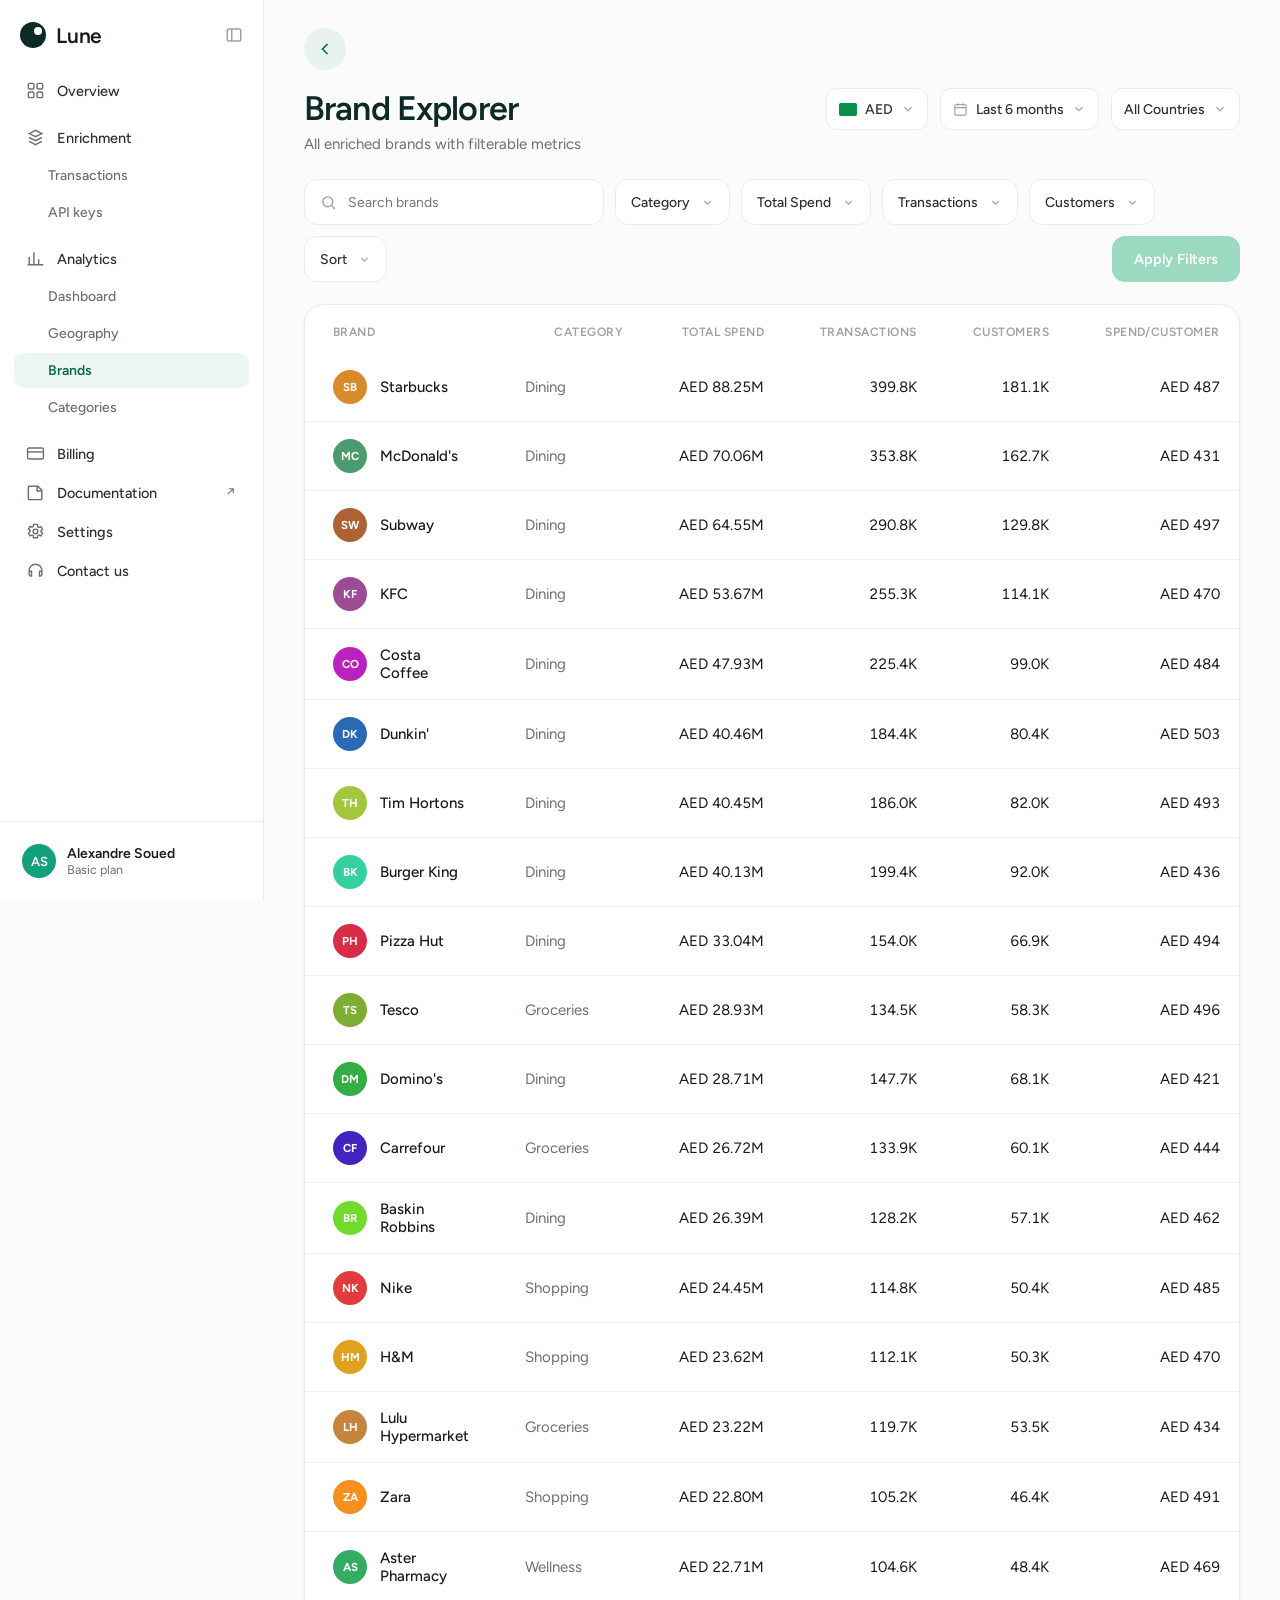
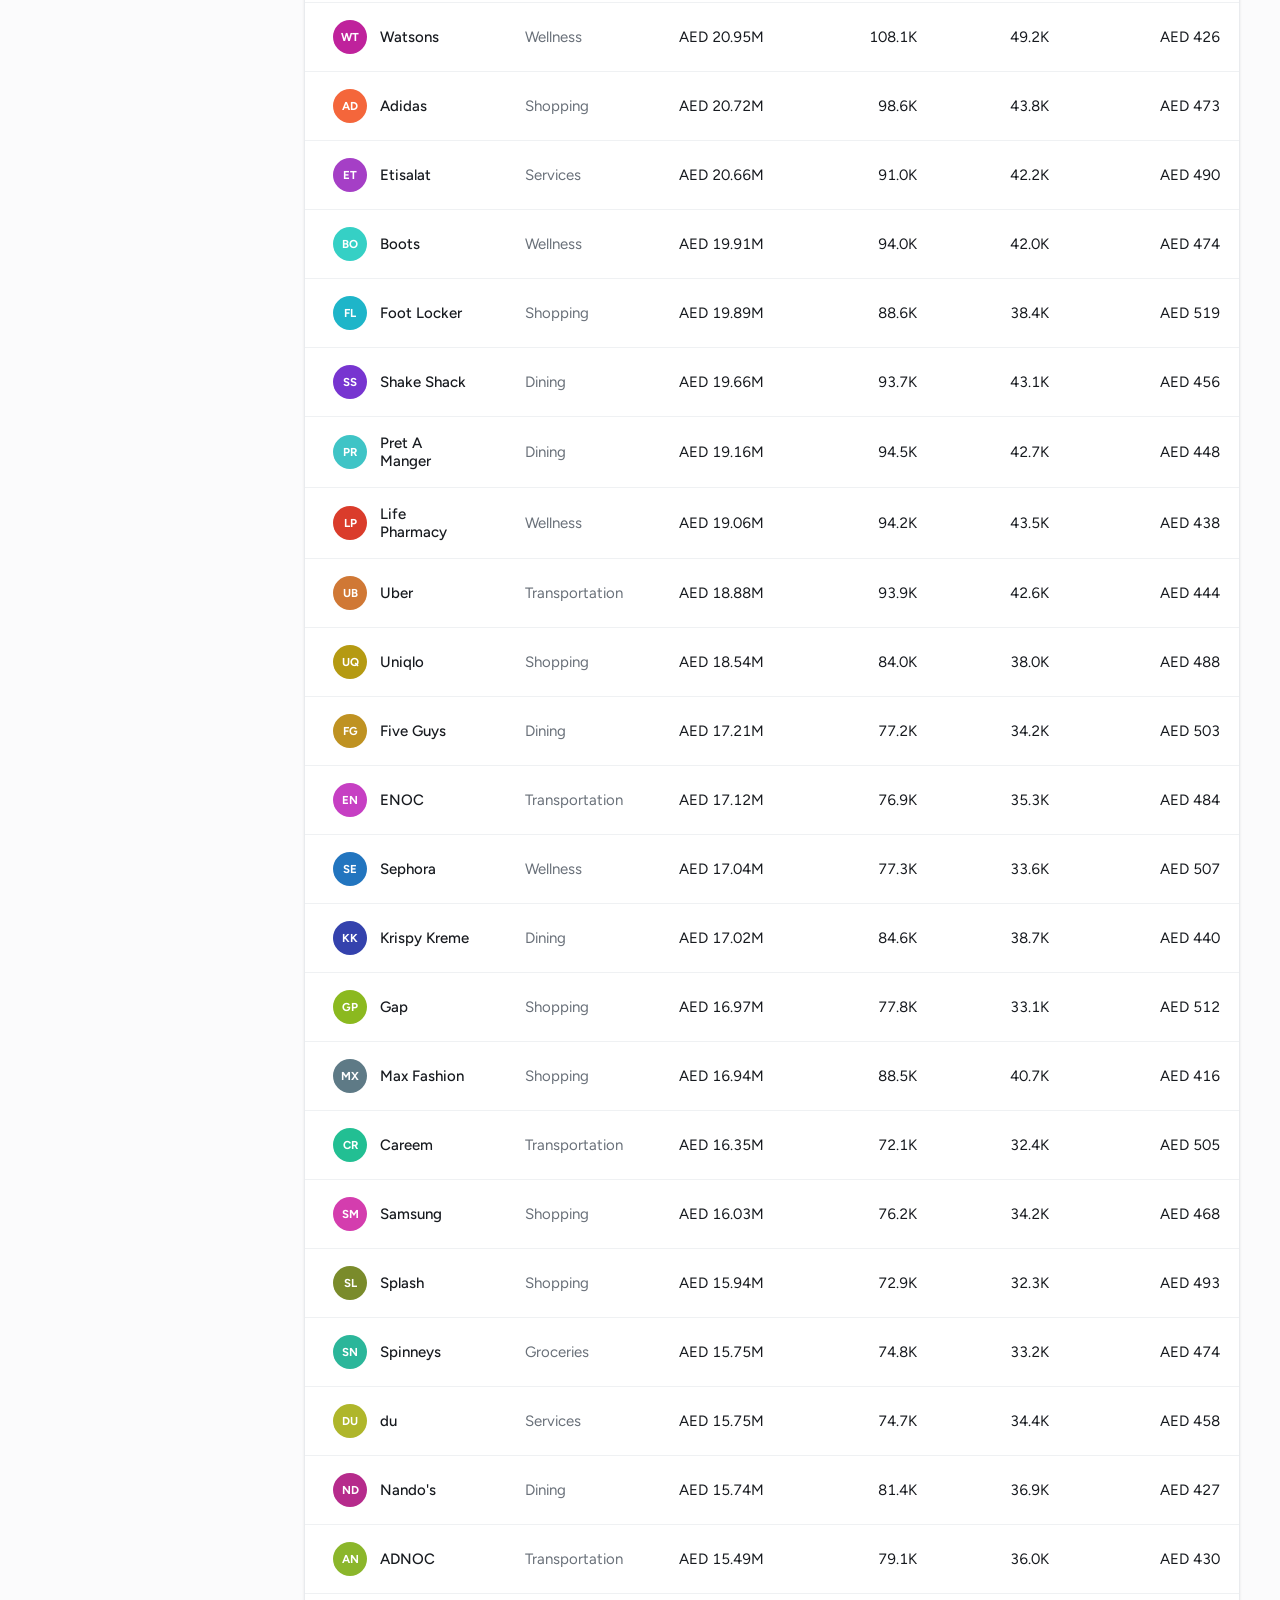
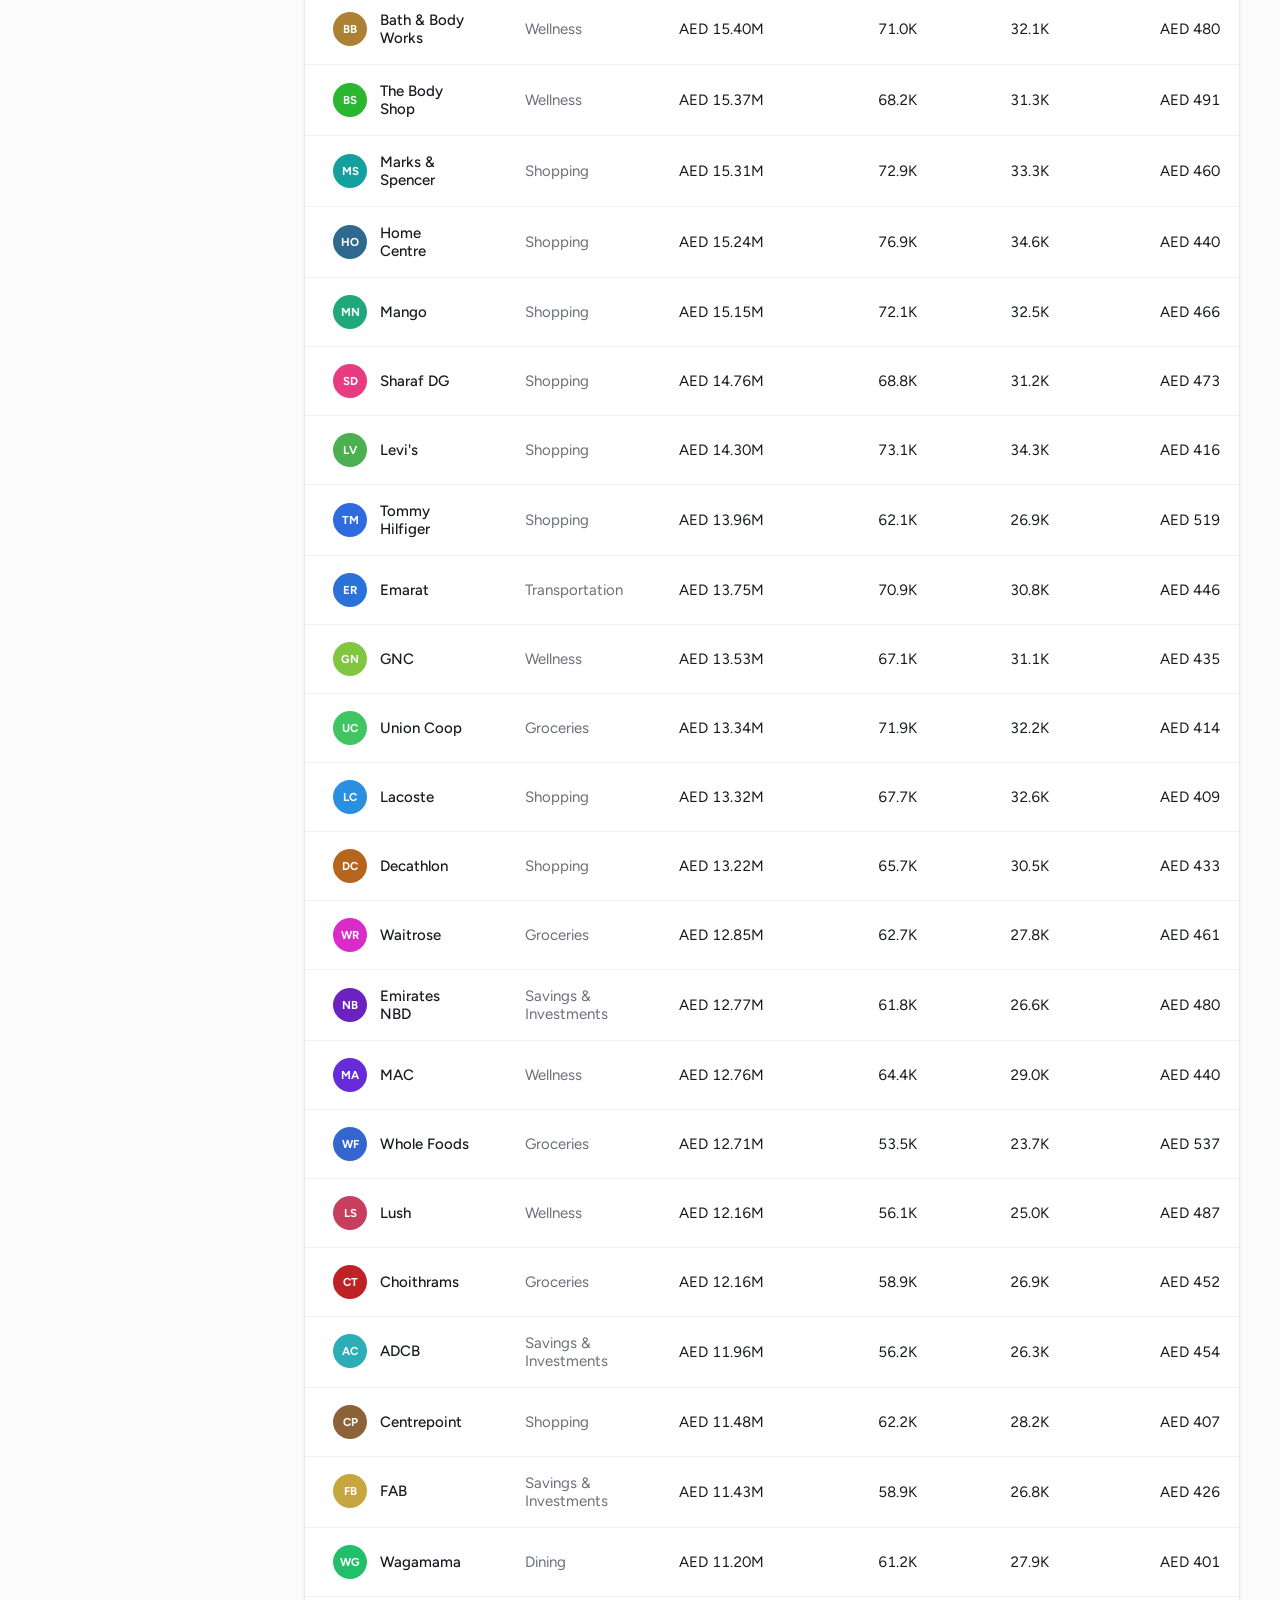
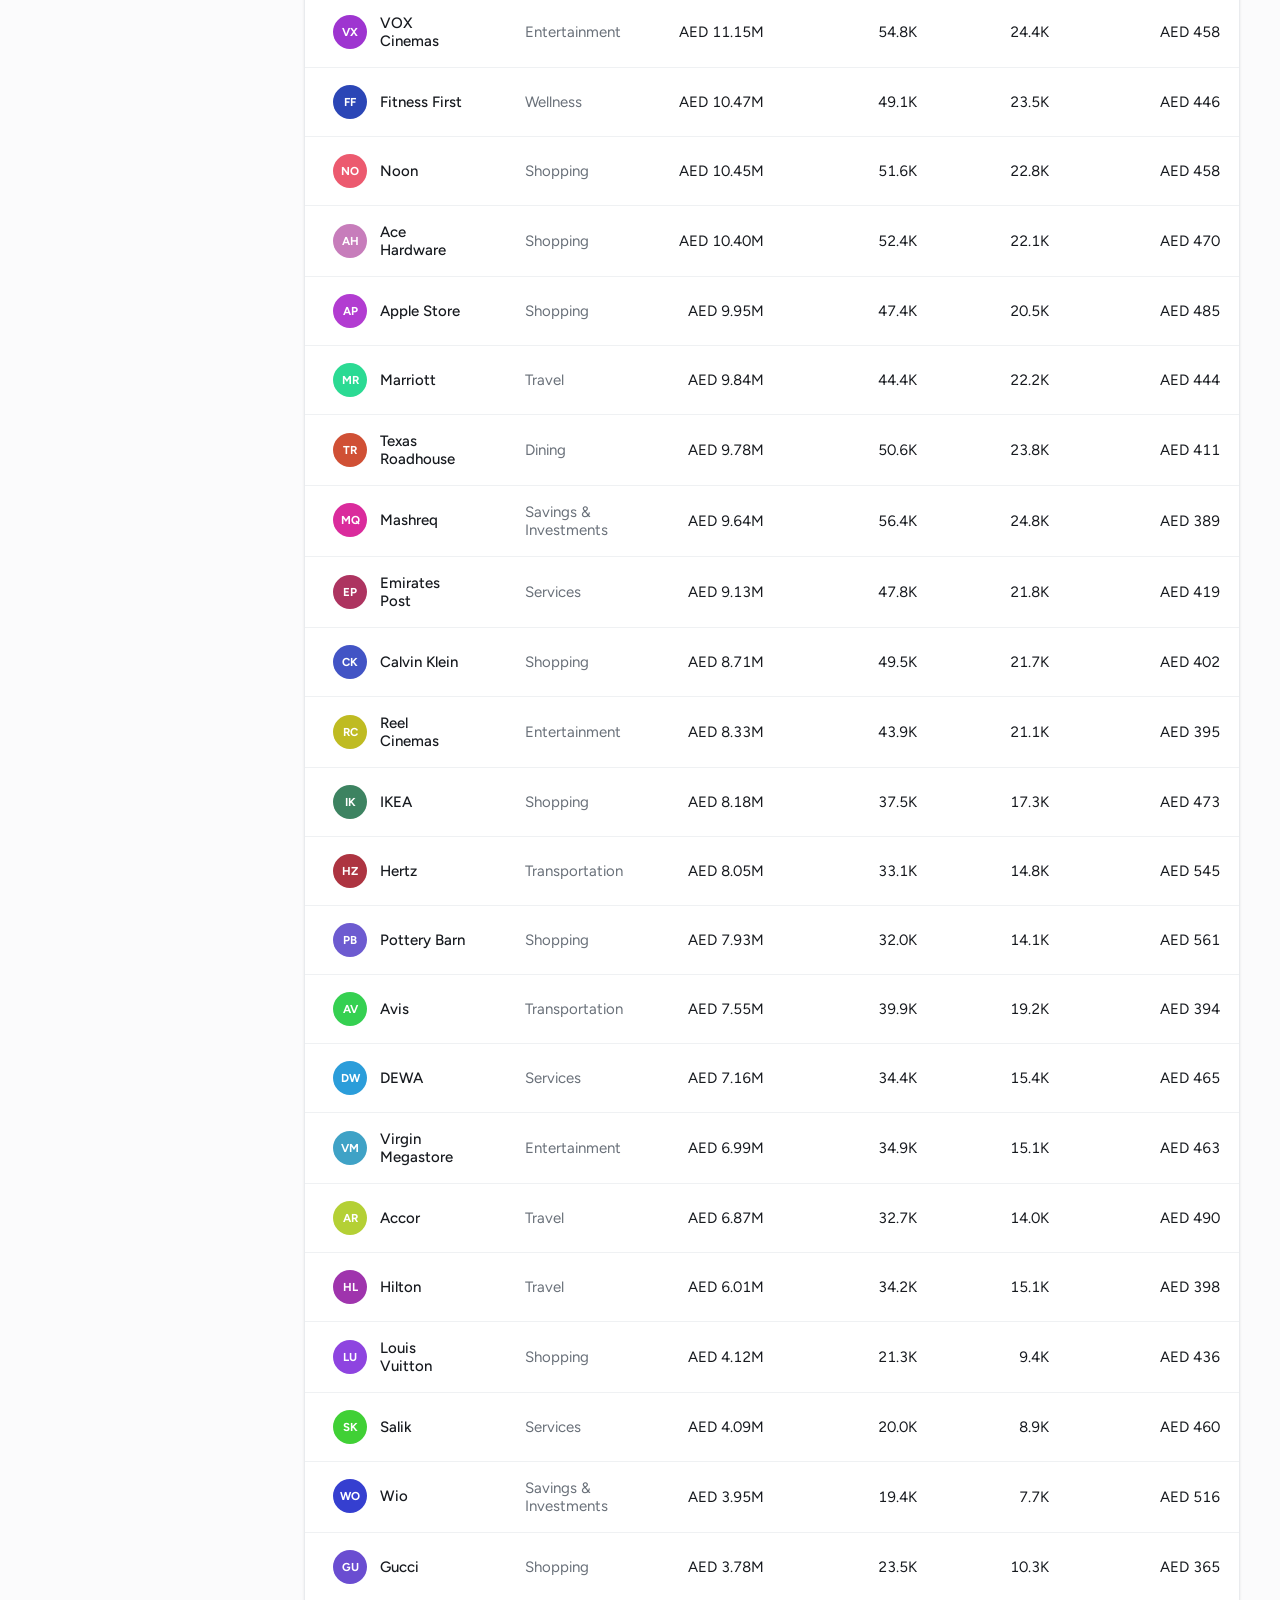
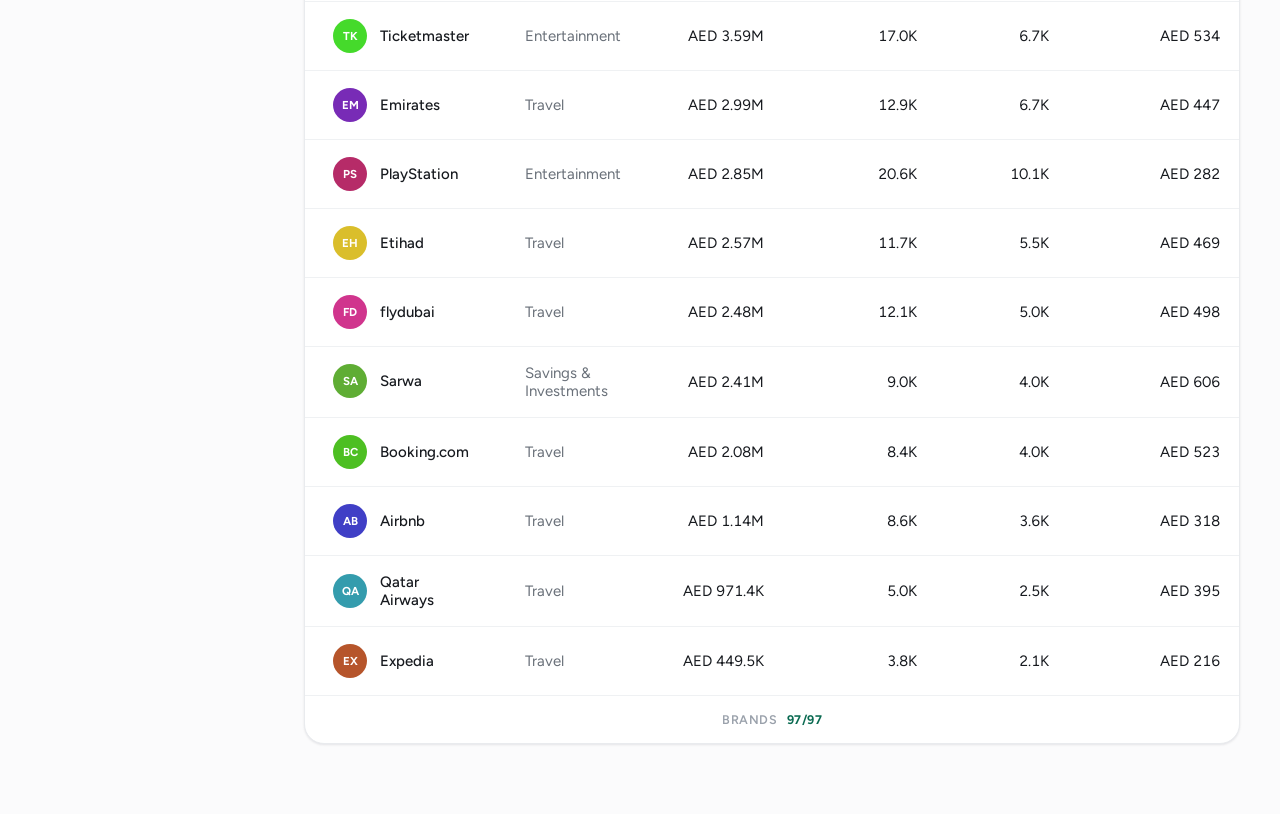
<file: Brand Explorer.html>
<!doctype html>
<html lang="en">
<head>
<meta charset="utf-8">
<meta name="viewport" content="width=device-width, initial-scale=1">
<title>Lune — Brand Explorer</title>
<link rel="preconnect" href="https://fonts.googleapis.com">
<link rel="preconnect" href="https://fonts.gstatic.com" crossorigin>
<link href="https://fonts.googleapis.com/css2?family=Figtree:wght@400;500;600;700&display=swap" rel="stylesheet">
<link rel="stylesheet" href="geo/styles.css">
<link rel="stylesheet" href="geo/explore.css">
</head>
<body data-page="brands">
<div class="app">
  <!--#sidebar-->
  <main class="main">
    <div class="page-wrap">
      <a class="back-btn" href="index.html"><svg width="20" height="20" viewBox="0 0 24 24" fill="none" stroke="currentColor" stroke-width="2"><path d="M15 6l-6 6 6 6"/></svg></a>
      <div class="pg-head">
        <div class="ht">
          <h1>Brand Explorer</h1>
          <p>All enriched brands with filterable metrics</p>
        </div>
        <div class="ctl">
          <div class="pill-select"><span class="flag"></span>AED <svg width="14" height="14" viewBox="0 0 24 24" fill="none" stroke="currentColor" stroke-width="2"><path d="M6 9l6 6 6-6"/></svg></div>
          <div class="pill-select"><svg width="15" height="15" viewBox="0 0 24 24" fill="none" stroke="currentColor" stroke-width="1.8"><rect x="3" y="4" width="18" height="17" rx="2"/><path d="M3 9h18M8 2v4M16 2v4"/></svg>Last 6 months <svg width="14" height="14" viewBox="0 0 24 24" fill="none" stroke="currentColor" stroke-width="2"><path d="M6 9l6 6 6-6"/></svg></div>
          <div class="pill-select">All Countries <svg width="14" height="14" viewBox="0 0 24 24" fill="none" stroke="currentColor" stroke-width="2"><path d="M6 9l6 6 6-6"/></svg></div>
        </div>
      </div>

      <div class="filter-row">
        <div class="search-box"><svg width="17" height="17" viewBox="0 0 24 24" fill="none" stroke="currentColor" stroke-width="2"><circle cx="11" cy="11" r="7"/><path d="M21 21l-4-4"/></svg><input id="search" placeholder="Search brands"></div>
        <div class="fsel" id="cat-select"><span class="sel-val">Category</span><svg class="chev" width="13" height="13" viewBox="0 0 24 24" fill="none" stroke="currentColor" stroke-width="2"><path d="M6 9l6 6 6-6"/></svg></div>
        <div class="fsel"><span>Total Spend</span><svg class="chev" width="13" height="13" viewBox="0 0 24 24" fill="none" stroke="currentColor" stroke-width="2"><path d="M6 9l6 6 6-6"/></svg></div>
        <div class="fsel"><span>Transactions</span><svg class="chev" width="13" height="13" viewBox="0 0 24 24" fill="none" stroke="currentColor" stroke-width="2"><path d="M6 9l6 6 6-6"/></svg></div>
        <div class="fsel"><span>Customers</span><svg class="chev" width="13" height="13" viewBox="0 0 24 24" fill="none" stroke="currentColor" stroke-width="2"><path d="M6 9l6 6 6-6"/></svg></div>
        <div class="fsel"><span>Sort</span><svg class="chev" width="13" height="13" viewBox="0 0 24 24" fill="none" stroke="currentColor" stroke-width="2"><path d="M6 9l6 6 6-6"/></svg></div>
        <button class="apply-btn">Apply Filters</button>
      </div>

      <div class="tbl-card">
        <table class="dtable">
          <thead><tr><th>Brand</th><th>Category</th><th>Total Spend</th><th>Transactions</th><th>Customers</th><th>Spend/Customer</th></tr></thead>
          <tbody id="rows"></tbody>
        </table>
        <div class="tbl-foot">Brands <b id="count">—</b></div>
      </div>
    </div>
  </main>
</div>
<script src="geo/data.js"></script>
<script src="geo/explore.js"></script>
<script src="geo/nav.js"></script>
</body>
</html>
</file>
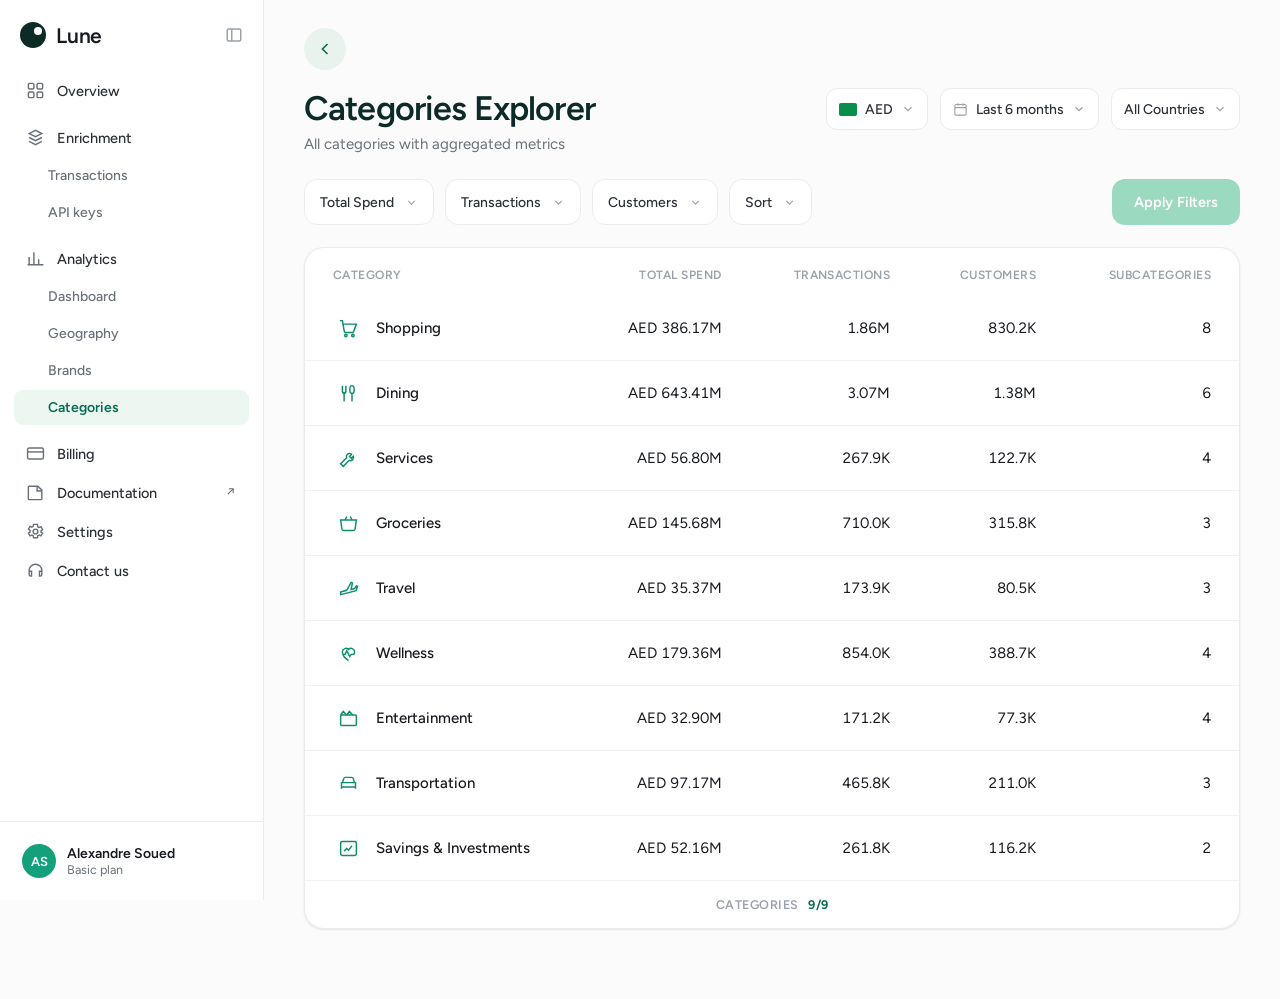
<file: Categories Explorer.html>
<!doctype html>
<html lang="en">
<head>
<meta charset="utf-8">
<meta name="viewport" content="width=device-width, initial-scale=1">
<title>Lune — Categories Explorer</title>
<link rel="preconnect" href="https://fonts.googleapis.com">
<link rel="preconnect" href="https://fonts.gstatic.com" crossorigin>
<link href="https://fonts.googleapis.com/css2?family=Figtree:wght@400;500;600;700&display=swap" rel="stylesheet">
<link rel="stylesheet" href="geo/styles.css">
<link rel="stylesheet" href="geo/explore.css">
</head>
<body data-page="categories">
<div class="app">
  <main class="main">
    <div class="page-wrap">
      <a class="back-btn" href="index.html"><svg width="20" height="20" viewBox="0 0 24 24" fill="none" stroke="currentColor" stroke-width="2"><path d="M15 6l-6 6 6 6"/></svg></a>
      <div class="pg-head">
        <div class="ht">
          <h1>Categories Explorer</h1>
          <p>All categories with aggregated metrics</p>
        </div>
        <div class="ctl">
          <div class="pill-select"><span class="flag"></span>AED <svg width="14" height="14" viewBox="0 0 24 24" fill="none" stroke="currentColor" stroke-width="2"><path d="M6 9l6 6 6-6"/></svg></div>
          <div class="pill-select"><svg width="15" height="15" viewBox="0 0 24 24" fill="none" stroke="currentColor" stroke-width="1.8"><rect x="3" y="4" width="18" height="17" rx="2"/><path d="M3 9h18M8 2v4M16 2v4"/></svg>Last 6 months <svg width="14" height="14" viewBox="0 0 24 24" fill="none" stroke="currentColor" stroke-width="2"><path d="M6 9l6 6 6-6"/></svg></div>
          <div class="pill-select">All Countries <svg width="14" height="14" viewBox="0 0 24 24" fill="none" stroke="currentColor" stroke-width="2"><path d="M6 9l6 6 6-6"/></svg></div>
        </div>
      </div>

      <div class="filter-row">
        <div class="fsel"><span>Total Spend</span><svg class="chev" width="13" height="13" viewBox="0 0 24 24" fill="none" stroke="currentColor" stroke-width="2"><path d="M6 9l6 6 6-6"/></svg></div>
        <div class="fsel"><span>Transactions</span><svg class="chev" width="13" height="13" viewBox="0 0 24 24" fill="none" stroke="currentColor" stroke-width="2"><path d="M6 9l6 6 6-6"/></svg></div>
        <div class="fsel"><span>Customers</span><svg class="chev" width="13" height="13" viewBox="0 0 24 24" fill="none" stroke="currentColor" stroke-width="2"><path d="M6 9l6 6 6-6"/></svg></div>
        <div class="fsel"><span>Sort</span><svg class="chev" width="13" height="13" viewBox="0 0 24 24" fill="none" stroke="currentColor" stroke-width="2"><path d="M6 9l6 6 6-6"/></svg></div>
        <button class="apply-btn">Apply Filters</button>
      </div>

      <div class="tbl-card">
        <table class="dtable">
          <thead><tr><th>Category</th><th>Total Spend</th><th>Transactions</th><th>Customers</th><th>Subcategories</th></tr></thead>
          <tbody id="rows"></tbody>
        </table>
        <div class="tbl-foot">Categories <b id="count">—</b></div>
      </div>
    </div>
  </main>
</div>
<script src="geo/data.js"></script>
<script src="geo/explore.js"></script>
<script src="geo/nav.js"></script>
</body>
</html>
</file>
<file: geo/styles.css>
/* ============ Lune design tokens (extracted from dashboard) ============ */
:root{
  --ink:#171A1F;
  --ink-2:#2B2F36;
  --muted:#697079;
  --faint:#9aa1ab;
  --line:#E9EBEE;
  --line-2:#EFF1F3;
  --surface:#FFFFFF;
  --inset:#F6F7F8;
  --inset-2:#F1F3F5;

  /* Lune green (brand accent) */
  --green:#13A07B;
  --green-ink:#0B6B52;
  --green-600:#0E8E6D;
  --green-50:#ECF7F2;
  --green-100:#D7EFE6;

  --logo:#0C2B26;

  --shadow-sm:0 1px 2px rgba(16,24,40,.05);
  --shadow-card:0 1px 3px rgba(16,24,40,.06), 0 1px 2px rgba(16,24,40,.04);
  --shadow-pop:0 12px 32px -8px rgba(16,24,40,.18), 0 4px 12px -4px rgba(16,24,40,.10);
  --shadow-panel:-18px 0 48px -24px rgba(16,24,40,.28);

  --r-xs:6px; --r-sm:8px; --r-md:10px; --r-lg:14px; --r-xl:18px;

  --font:'Figtree', system-ui, -apple-system, 'Segoe UI', sans-serif;
}

*{box-sizing:border-box;}
html,body{margin:0;padding:0;}
body{
  font-family:var(--font);
  color:var(--ink);
  background:#FBFBFC;
  -webkit-font-smoothing:antialiased;
  text-rendering:optimizeLegibility;
}
::selection{background:var(--green-100);}

/* ============ App shell ============ */
.app{display:flex;min-height:100vh;}

/* ---- Sidebar ---- */
.sidebar{
  width:264px;flex:none;background:#fff;border-right:1px solid var(--line);
  display:flex;flex-direction:column;position:sticky;top:0;height:100vh;
}
.brand{display:flex;align-items:center;gap:10px;padding:22px 20px 18px;}
.brand-mark{width:26px;height:26px;border-radius:50%;background:var(--logo);position:relative;flex:none;}
.brand-mark::after{content:"";position:absolute;right:4px;top:5px;width:8px;height:8px;border-radius:50%;background:#fff;}
.brand-name{font-size:21px;font-weight:600;letter-spacing:-.01em;color:var(--ink);}
.brand .collapse{margin-left:auto;color:var(--faint);display:flex;}
.nav{padding:6px 14px;display:flex;flex-direction:column;gap:2px;}
.nav-group-label{display:none;}
.nav-item{
  display:flex;align-items:center;gap:12px;padding:9px 12px;border-radius:9px;
  color:var(--ink-2);font-size:14.5px;font-weight:500;cursor:pointer;text-decoration:none;
  position:relative;
}
.nav-item svg{color:var(--muted);flex:none;}
.nav-item:hover{background:var(--inset);}
.nav-item.active{background:var(--green-50);color:var(--green-ink);font-weight:600;}
.nav-item.active svg{color:var(--green-600);}
.nav-sub{padding-left:34px;font-size:14px;color:var(--muted);font-weight:500;}
.nav-sub.active{color:var(--green-ink);font-weight:600;background:var(--green-50);}
.nav-section{margin-top:8px;}
.ext{margin-left:auto;color:var(--faint);}
.side-foot{margin-top:auto;padding:14px;border-top:1px solid var(--line);}
.user{display:flex;align-items:center;gap:11px;padding:8px;border-radius:10px;}
.avatar{width:34px;height:34px;border-radius:50%;background:var(--green);color:#fff;display:flex;align-items:center;justify-content:center;font-size:13px;font-weight:600;flex:none;}
.user .nm{font-size:14px;font-weight:600;color:var(--ink);}
.user .pl{font-size:12.5px;color:var(--muted);}

/* ---- Main ---- */
.main{flex:1;min-width:0;display:flex;flex-direction:column;}
.topbar{display:flex;align-items:flex-start;gap:16px;padding:28px 34px 18px;}
.topbar h1{font-size:27px;font-weight:600;letter-spacing:-.02em;margin:0;}
.crumb{display:inline-flex;align-items:center;gap:5px;font-size:13px;font-weight:600;color:var(--green-ink);text-decoration:none;margin-bottom:6px;}
.crumb:hover{text-decoration:underline;}
.crumb svg{color:var(--green-600);}

/* ============ Dashboard widget (entry point) ============ */
.dash-section-h{font-size:14px;font-weight:600;color:var(--ink);margin:0 0 2px;}
.dash-section-sub{font-size:13px;color:var(--muted);margin:0 0 14px;}
.kpi-row{display:grid;grid-template-columns:repeat(3,1fr);gap:16px;margin-bottom:24px;}
.kpi{background:#fff;border:1px solid var(--line);border-radius:14px;padding:16px 18px;box-shadow:var(--shadow-card);}
.kpi .k{font-size:12.5px;color:var(--muted);font-weight:500;display:flex;align-items:center;gap:7px;}
.kpi .k svg{color:var(--faint);}
.kpi .v{font-size:25px;font-weight:600;letter-spacing:-.01em;margin-top:6px;}
.kpi .d{font-size:12px;font-weight:600;margin-top:3px;color:var(--green-600);}
.kpi .d.down{color:#D9534F;}
.widget-label{display:flex;align-items:baseline;gap:10px;margin:0 0 12px;}
.widget-label h3{font-size:14px;font-weight:600;margin:0;}
.widget-label span{font-size:12.5px;color:var(--muted);}
.geo-widget{display:grid;grid-template-columns:320px 1fr;background:#fff;border:1px solid var(--line);border-radius:18px;
  overflow:hidden;box-shadow:var(--shadow-card);text-decoration:none;color:inherit;transition:box-shadow .16s,transform .16s;}
.geo-widget:hover{box-shadow:var(--shadow-pop);transform:translateY(-1px);}
.gw-map{position:relative;min-height:248px;background:#EAEEF1;pointer-events:none;}
.gw-bubble{border-radius:50%;border:2px solid rgba(255,255,255,.92);box-shadow:0 1px 5px rgba(16,24,40,.28);}
.gw-pill{position:absolute;left:14px;top:14px;z-index:500;background:rgba(255,255,255,.94);border:1px solid var(--line);border-radius:9px;
  padding:7px 11px;box-shadow:var(--shadow-card);font-size:11px;color:var(--muted);font-weight:600;text-transform:uppercase;letter-spacing:.04em;}
.gw-body{padding:22px 24px;display:flex;flex-direction:column;min-height:248px;}
.gw-head{display:flex;align-items:center;gap:10px;}
.gw-head h3{font-size:19px;font-weight:600;letter-spacing:-.01em;margin:0;}
.gw-head .arrow{margin-left:auto;width:34px;height:34px;border-radius:9px;background:var(--green-50);display:flex;align-items:center;justify-content:center;color:var(--green-600);}
.gw-desc{font-size:13.5px;color:var(--muted);margin:8px 0 16px;max-width:440px;line-height:1.55;}
.gw-stat{display:flex;align-items:baseline;gap:10px;margin-bottom:16px;}
.gw-stat .v{font-size:28px;font-weight:600;letter-spacing:-.02em;}
.gw-stat small{font-size:12.5px;color:var(--muted);}
.gw-top{display:flex;flex-direction:column;gap:8px;margin-bottom:18px;}
.gw-row{display:flex;align-items:center;gap:10px;font-size:13px;}
.gw-row .gw-rk{font-size:11px;font-weight:600;color:var(--faint);width:12px;}
.gw-row .gw-mk{width:26px;height:26px;border-radius:8px;display:flex;align-items:center;justify-content:center;color:#fff;font-weight:700;font-size:10.5px;flex:none;}
.gw-row .gw-nm{flex:1;font-weight:500;color:var(--ink);}
.gw-row .gw-v{font-weight:600;color:var(--ink-2);}
.gw-cta{margin-top:auto;display:inline-flex;align-items:center;gap:7px;color:var(--green-ink);font-size:13.5px;font-weight:600;}
.gw-cta svg{transition:transform .15s;}
.geo-widget:hover .gw-cta svg{transform:translateX(3px);}
@media (max-width:860px){.geo-widget{grid-template-columns:1fr;}.kpi-row{grid-template-columns:1fr;}}
.topbar .sub{font-size:14.5px;color:var(--muted);margin-top:3px;}
.topbar .controls{margin-left:auto;display:flex;gap:10px;}
.pill-select{
  display:flex;align-items:center;gap:8px;height:38px;padding:0 12px;background:#fff;
  border:1px solid var(--line);border-radius:9px;font-size:13.5px;font-weight:500;color:var(--ink-2);cursor:pointer;
}
.pill-select svg{color:var(--faint);}
.flag{width:18px;height:13px;border-radius:2px;object-fit:cover;display:inline-block;background:linear-gradient(#0a8f4a,#0a8f4a);}

.content{padding:0 34px 60px;display:flex;flex-direction:column;gap:22px;}

/* a faint "above" strip to convey this sits below the charts */
.context-strip{
  display:flex;align-items:center;gap:14px;padding:14px 18px;border:1px dashed var(--line);
  border-radius:var(--r-lg);background:repeating-linear-gradient(135deg,#fff,#fff 10px,#FBFBFC 10px,#FBFBFC 20px);
  color:var(--muted);font-size:13px;
}
.context-strip .dots{display:flex;gap:5px;}
.context-strip .dots i{width:7px;height:7px;border-radius:50%;background:var(--line);display:block;}
.context-strip b{color:var(--ink-2);font-weight:600;}

/* ============ Section card ============ */
.geo{
  background:#fff;border:1px solid var(--line);border-radius:var(--r-xl);overflow:hidden;
  box-shadow:var(--shadow-card);
}
.geo-head{display:flex;align-items:flex-start;gap:16px;padding:22px 22px 14px;flex-wrap:wrap;}
.geo-head .titles h2{font-size:19px;font-weight:600;letter-spacing:-.01em;margin:0;display:flex;align-items:center;gap:10px;}
.tag-new{font-size:10.5px;font-weight:700;letter-spacing:.06em;color:var(--green-ink);background:var(--green-100);padding:3px 7px;border-radius:5px;text-transform:uppercase;}
.geo-head .titles p{font-size:13.5px;color:var(--muted);margin:4px 0 0;max-width:620px;}

/* ============ Geo toolbar: tabs + Filters (row 1), chips (row 2) ============ */
.geo-toolbar{position:relative;z-index:1200;display:flex;flex-direction:column;align-items:stretch;gap:13px;
  padding:0 22px 18px;border-bottom:1px solid var(--line-2);}
.tb-row{display:flex;align-items:center;justify-content:space-between;gap:14px;flex-wrap:wrap;}
.tb-left{display:flex;align-items:center;gap:10px;flex-wrap:wrap;}
.tb-action{display:flex;align-items:center;margin-left:auto;}
.tb-chips{display:flex;align-items:center;gap:9px;flex-wrap:wrap;justify-content:flex-start;width:100%;}

.why{
  display:inline-flex;align-items:center;gap:7px;height:34px;padding:0 12px;border:1px solid var(--line);
  border-radius:8px;background:#fff;font-size:13px;font-weight:500;color:var(--ink-2);cursor:pointer;position:relative;z-index:1300;
}
.why svg{color:var(--green-600);}
.why-pop{
  position:absolute;top:42px;right:0;width:340px;background:#fff;border:1px solid var(--line);
  border-radius:var(--r-lg);box-shadow:var(--shadow-pop);padding:16px;z-index:1310;display:none;
}
.why-pop.open{display:block;}
.why-pop h4{margin:0 0 4px;font-size:13.5px;}
.why-pop p{margin:0 0 10px;font-size:12.5px;color:var(--muted);line-height:1.5;}
.why-pop ul{margin:0;padding:0;list-style:none;display:flex;flex-direction:column;gap:8px;}
.why-pop li{display:flex;gap:9px;font-size:12.5px;color:var(--ink-2);line-height:1.4;}
.why-pop li svg{color:var(--green-600);flex:none;margin-top:1px;}

/* metric switcher */
.seg{display:inline-flex;background:var(--inset);border:1px solid var(--line);border-radius:9px;padding:3px;gap:2px;}
.seg button{
  border:0;background:transparent;font:inherit;font-size:13px;font-weight:500;color:var(--muted);
  padding:6px 12px;border-radius:7px;cursor:pointer;white-space:nowrap;display:flex;align-items:center;gap:6px;
}
.seg button.on{background:#fff;color:var(--ink);font-weight:600;box-shadow:var(--shadow-sm);}

/* ============ Filter toolbar ============ */
.filters{position:relative;z-index:1200;display:flex;flex-wrap:wrap;align-items:center;gap:9px;padding:0 22px 18px;border-bottom:1px solid var(--line-2);}
.filters-btn{display:flex;align-items:center;gap:8px;height:38px;padding:0 14px;background:#fff;border:1px solid var(--line);
  border-radius:9px;font:inherit;font-size:13.5px;font-weight:600;color:var(--ink-2);cursor:pointer;white-space:nowrap;}
.filters-btn:hover{border-color:#D9DDE2;}
.filters-btn.has{border-color:var(--green);background:var(--green-50);color:var(--green-ink);}
.filters-btn svg{color:var(--muted);}
.filters-btn.has svg{color:var(--green-600);}
.filters-btn .chip-count{font-size:11px;font-weight:700;background:var(--green);color:#fff;border-radius:20px;min-width:18px;height:18px;display:flex;align-items:center;justify-content:center;padding:0 5px;}
.fchips{display:flex;flex-wrap:wrap;gap:7px;align-items:center;}
.fchip{display:inline-flex;align-items:center;gap:7px;height:30px;padding:0 6px 0 11px;background:var(--inset);border:1px solid var(--line);
  border-radius:8px;font-size:12.5px;font-weight:500;color:var(--ink-2);white-space:nowrap;}
.fchip .dot{width:9px;height:9px;border-radius:50%;}
.fchip b{font-weight:600;}
.fchip .x{width:18px;height:18px;border-radius:5px;display:flex;align-items:center;justify-content:center;cursor:pointer;color:var(--faint);}
.fchip .x:hover{background:#E3E6EA;color:var(--ink);}
.fl-spacer{flex:1;}
.reset{display:flex;align-items:center;gap:6px;height:36px;padding:0 11px;background:transparent;border:0;font:inherit;
  font-size:13px;font-weight:500;color:var(--muted);cursor:pointer;border-radius:8px;margin-left:auto;}
.reset:hover{color:var(--ink);background:var(--inset);}

/* ============ Filter sheet ============ */
.sheet{position:fixed;top:0;right:0;height:100vh;width:392px;max-width:92vw;background:#fff;z-index:2010;
  box-shadow:var(--shadow-panel);transform:translateX(100%);transition:transform .26s cubic-bezier(.4,0,.2,1);
  display:flex;flex-direction:column;}
.sheet.open{transform:translateX(0);}
.sheet-head{display:flex;align-items:center;padding:20px 22px 16px;border-bottom:1px solid var(--line-2);}
.sheet-head h3{margin:0;font-size:18px;font-weight:600;letter-spacing:-.01em;}
.sheet-head .close{margin-left:auto;width:32px;height:32px;border-radius:8px;border:1px solid var(--line);background:#fff;display:flex;align-items:center;justify-content:center;cursor:pointer;color:var(--muted);}
.sheet-head .close:hover{background:var(--inset);}
.sheet-body{flex:1;overflow-y:auto;padding:6px 22px 20px;}
.sheet-foot{padding:14px 22px;border-top:1px solid var(--line-2);display:flex;gap:10px;}
.fsec{padding:16px 0;border-bottom:1px solid var(--line-2);}
.fsec:last-child{border-bottom:0;}
.fsec-h{display:flex;align-items:center;gap:8px;font-size:13px;font-weight:600;color:var(--ink);margin-bottom:11px;}
.fsec-h svg{color:var(--muted);}
.fsec-h .cnt{margin-left:auto;font-size:11px;font-weight:700;color:var(--green-ink);background:var(--green-100);border-radius:20px;padding:1px 8px;}
.fsec-hint{margin-left:8px;font-size:11.5px;font-weight:500;color:var(--faint);}
.fsec-h .cnt + .fsec-hint{margin-left:8px;}
.optpills{display:flex;flex-wrap:wrap;gap:7px;}
.optpill{display:inline-flex;align-items:center;gap:7px;padding:7px 12px;border:1px solid var(--line);border-radius:8px;
  font-size:12.5px;font-weight:500;color:var(--ink-2);cursor:pointer;user-select:none;transition:.12s;}
.optpill:hover{border-color:#D9DDE2;background:var(--inset);}
.optpill.sel{border-color:var(--green);background:var(--green-50);color:var(--green-ink);font-weight:600;}
.optpill .dot{width:10px;height:10px;border-radius:50%;flex:none;}
.optpill .tick{display:none;}
.optpill.sel .tick{display:flex;color:var(--green-600);}
.cat-pill{padding:8px 13px;}
.cat-pill .cat-ic{display:inline-flex;width:17px;height:17px;color:var(--green-600);flex:none;}
.cat-pill .cat-ic svg{width:17px;height:17px;}
.optpill.cat-pill:not(.sel) .cat-ic{color:var(--muted);}
.fl-amt .row{display:flex;justify-content:space-between;font-size:13px;margin-bottom:10px;}
.fl-amt .row b{font-weight:600;}
.fl-amt input[type=range]{width:100%;accent-color:var(--green);}
.brand-search{width:100%;height:36px;padding:0 12px;margin-bottom:11px;border:1px solid var(--line);border-radius:8px;
  font:inherit;font-size:13px;color:var(--ink);background:var(--inset) url("data:image/svg+xml,%3Csvg xmlns='http://www.w3.org/2000/svg' width='15' height='15' viewBox='0 0 24 24' fill='none' stroke='%239aa1ab' stroke-width='2'%3E%3Ccircle cx='11' cy='11' r='7'/%3E%3Cpath d='M21 21l-4-4'/%3E%3C/svg%3E") no-repeat 11px center;padding-left:34px;}
.brand-search:focus{outline:none;border-color:var(--green);background-color:#fff;}
.brand-empty{font-size:12.5px;color:var(--faint);padding:6px 2px;}

/* ============ Inline category + brand quick-filters ============ */
.inline-filters{position:relative;z-index:1100;display:flex;align-items:center;gap:10px;padding:13px 22px;border-bottom:1px solid var(--line-2);flex-wrap:wrap;}
.if-cats{display:flex;align-items:center;gap:7px;flex-wrap:wrap;flex:1;min-width:0;}
.if-cat{display:inline-flex;align-items:center;gap:7px;padding:7px 13px;border:1px solid var(--line);border-radius:20px;
  font-size:12.5px;font-weight:500;color:var(--ink-2);cursor:pointer;background:#fff;white-space:nowrap;transition:.12s;}
.if-cat:hover{border-color:#D9DDE2;background:var(--inset);}
.if-cat .ic{width:15px;height:15px;color:var(--muted);display:inline-flex;flex:none;}
.if-cat .ic svg{width:15px;height:15px;}
.if-cat.on{background:var(--green-50);border-color:var(--green);color:var(--green-ink);font-weight:600;}
.if-cat.on .ic{color:var(--green-600);}
.if-brand{position:relative;flex:none;}
.if-brand-btn{display:flex;align-items:center;gap:8px;height:36px;padding:0 12px;background:#fff;border:1px solid var(--line);
  border-radius:8px;font:inherit;font-size:13px;font-weight:500;color:var(--ink-2);cursor:pointer;white-space:nowrap;}
.if-brand-btn:hover{border-color:#D9DDE2;}
.if-brand-btn.has{border-color:var(--green);background:var(--green-50);color:var(--green-ink);}
.if-brand-btn svg{color:var(--faint);}
.if-brand-btn.has svg{color:var(--green-600);}
.if-brand-btn .chip-count{font-size:11px;font-weight:700;background:var(--green);color:#fff;border-radius:20px;min-width:18px;height:18px;display:flex;align-items:center;justify-content:center;padding:0 5px;}
.if-brand-pop{position:absolute;top:44px;right:0;width:300px;max-height:340px;overflow:auto;background:#fff;border:1px solid var(--line);
  border-radius:var(--r-md);box-shadow:var(--shadow-pop);padding:10px;z-index:1120;display:none;}
.if-brand-pop.open{display:block;}
.if-brand-pop .optpills{display:flex;flex-wrap:wrap;gap:7px;margin-top:9px;}
.if-brand-pop .brand-search{margin-bottom:0;}

/* ============ Map + leaderboard grid ============ */
.geo-body{display:grid;grid-template-columns:1fr 350px;gap:0;transition:grid-template-columns .28s cubic-bezier(.4,0,.2,1);}
.geo-body.board-collapsed{grid-template-columns:1fr 0;}
.geo-body.board-collapsed .board{opacity:0;pointer-events:none;}
.board-collapse{margin-left:auto;width:30px;height:30px;border-radius:8px;border:0;background:transparent;display:flex;align-items:center;justify-content:center;cursor:pointer;color:var(--faint);flex:none;transition:.12s;}
.board-collapse:hover{background:var(--inset);color:var(--ink);}
.board-reopen{position:absolute;right:0;top:50%;transform:translateY(-50%);z-index:560;display:none;align-items:center;gap:8px;height:42px;padding:0 16px;
  background:rgba(255,255,255,.97);backdrop-filter:blur(6px);border:1px solid var(--line);border-right:0;border-radius:11px 0 0 11px;
  box-shadow:var(--shadow-pop);font:inherit;font-size:13px;font-weight:600;color:var(--ink-2);cursor:pointer;}
.board-reopen .crown{color:#E0A21E;display:flex;}
.board-reopen svg{color:var(--faint);}
.geo-body.board-collapsed .board-reopen{display:flex;}
.map-wrap{position:relative;z-index:0;height:620px;border-right:1px solid var(--line-2);}
#map{position:absolute;inset:0;background:#EAEEF1;}
.leaflet-container{font-family:var(--font);}

/* viewport readout */
.vp-badge{
  position:absolute;left:16px;top:16px;z-index:500;background:rgba(255,255,255,.94);backdrop-filter:blur(6px);
  border:1px solid var(--line);border-radius:10px;padding:9px 13px;box-shadow:var(--shadow-card);
}
.vp-badge .k{font-size:11px;color:var(--muted);font-weight:600;text-transform:uppercase;letter-spacing:.04em;}
.vp-badge .v{font-size:15px;font-weight:600;margin-top:1px;display:flex;align-items:baseline;gap:7px;}
.vp-badge .v small{font-size:12px;font-weight:500;color:var(--muted);}

/* layer switcher */
.layers-ctl{position:absolute;right:16px;top:16px;z-index:600;}
.layers-btn{display:flex;align-items:center;gap:8px;height:38px;padding:0 11px 0 12px;background:rgba(255,255,255,.96);
  backdrop-filter:blur(6px);border:1px solid var(--line);border-radius:10px;box-shadow:var(--shadow-card);
  font:inherit;font-size:13px;font-weight:600;color:var(--ink-2);cursor:pointer;}
.layers-btn:hover{border-color:#D9DDE2;}
.layers-btn svg{color:var(--muted);}
.layers-btn .chev{transition:transform .18s;color:var(--faint);}
.layers-btn[aria-expanded="true"] .chev{transform:rotate(180deg);}
.layers-count{font-size:11px;font-weight:700;background:var(--green);color:#fff;border-radius:20px;min-width:18px;height:18px;
  display:flex;align-items:center;justify-content:center;padding:0 5px;}
.layers{
  position:absolute;right:0;top:46px;background:rgba(255,255,255,.97);backdrop-filter:blur(6px);
  border:1px solid var(--line);border-radius:12px;box-shadow:var(--shadow-pop);padding:10px;width:202px;
  opacity:0;visibility:hidden;transform:translateY(-6px);transition:opacity .16s,transform .16s;
}
.layers-ctl.open .layers{opacity:1;visibility:visible;transform:translateY(0);}
.layers .lh{font-size:11px;font-weight:700;color:var(--muted);text-transform:uppercase;letter-spacing:.05em;margin:0 4px 8px;}
.layer{display:flex;align-items:center;gap:9px;padding:7px 8px;border-radius:8px;cursor:pointer;font-size:13px;color:var(--ink-2);font-weight:500;}
.layer:hover{background:var(--inset);}
.layer .ic{width:26px;height:26px;border-radius:7px;background:var(--inset);display:flex;align-items:center;justify-content:center;color:var(--muted);flex:none;}
.layer.on .ic{background:var(--green-50);color:var(--green-600);}
.layer .sw{margin-left:auto;width:32px;height:18px;border-radius:20px;background:var(--line);position:relative;transition:background .15s;flex:none;}
.layer .sw::after{content:"";position:absolute;top:2px;left:2px;width:14px;height:14px;border-radius:50%;background:#fff;box-shadow:var(--shadow-sm);transition:transform .15s;}
.layer.on .sw{background:var(--green);}
.layer.on .sw::after{transform:translateX(14px);}
.radius-ctl{display:none;align-items:center;gap:4px;padding:4px 6px 6px;flex-wrap:wrap;}
.radius-ctl .rl{font-size:10.5px;color:var(--faint);font-weight:600;text-transform:uppercase;letter-spacing:.04em;width:100%;padding:0 2px 2px;}
.radius-ctl button{border:1px solid var(--line);background:#fff;font:inherit;font-size:11.5px;font-weight:600;color:var(--muted);padding:4px 8px;border-radius:7px;cursor:pointer;}
.radius-ctl button.on{background:var(--green-50);border-color:var(--green);color:var(--green-ink);}

/* map credit + zoom restyle handled by leaflet; legend */
.legends{position:absolute;left:16px;bottom:16px;z-index:500;display:flex;flex-direction:column;gap:8px;align-items:flex-start;}
.legend{
  position:static;background:rgba(255,255,255,.94);backdrop-filter:blur(6px);
  border:1px solid var(--line);border-radius:10px;padding:9px 12px;box-shadow:var(--shadow-card);font-size:11.5px;color:var(--muted);
  display:none;align-items:center;gap:10px;
}
.legend.show{display:flex;}
.legend .ll{font-weight:600;color:var(--ink-2);}
.legend .scale{width:140px;height:9px;border-radius:5px;background:linear-gradient(90deg,#D7EFE6,#13A07B,#0B6B52);}
.legend .vol-scale{background:linear-gradient(90deg,#C5E7D5,#5FC39A,#1FA97A,#E0A21E,#E2622E,#B02A26);}
.legend .legend-label{color:var(--muted);}

/* ============ Leaderboard ============ */
.board{display:flex;flex-direction:column;height:620px;}
.board-head{padding:16px 18px 12px;border-bottom:1px solid var(--line-2);}
.board-head-row{display:flex;align-items:center;gap:10px;}
.board-head .t{font-size:14.5px;font-weight:600;display:flex;align-items:center;gap:8px;}
.board-head .t .crown{color:#E0A21E;}
.board-head .scope{font-size:12px;color:var(--muted);margin-top:4px;display:flex;align-items:center;gap:6px;}
.board-head .scope .live{width:7px;height:7px;border-radius:50%;background:var(--green);box-shadow:0 0 0 0 rgba(19,160,123,.5);animation:pulse 1.8s infinite;}
@keyframes pulse{0%{box-shadow:0 0 0 0 rgba(19,160,123,.45);}70%{box-shadow:0 0 0 7px rgba(19,160,123,0);}100%{box-shadow:0 0 0 0 rgba(19,160,123,0);}}
.board-list{flex:1;overflow-y:auto;padding:6px 8px 12px;}
.board-list::-webkit-scrollbar{width:8px;}
.board-list::-webkit-scrollbar-thumb{background:#E3E6EA;border-radius:8px;border:2px solid #fff;}
.lrow{display:flex;align-items:center;gap:11px;padding:9px 10px;border-radius:10px;cursor:pointer;}
.lrow:hover{background:var(--inset);}
.lrow .rk{font-size:12px;font-weight:600;color:var(--faint);width:18px;text-align:center;flex:none;}
.lrow .mk{width:30px;height:30px;border-radius:9px;display:flex;align-items:center;justify-content:center;color:#fff;font-weight:700;font-size:12px;flex:none;}
.lrow .mid{flex:1;min-width:0;}
.lrow .nm{font-size:13.5px;font-weight:600;color:var(--ink);display:flex;align-items:center;gap:6px;white-space:nowrap;overflow:hidden;}
.lrow .nm .ct{font-size:11px;color:var(--faint);font-weight:500;flex:none;}
.lbar-track{height:5px;background:var(--inset-2);border-radius:4px;margin-top:5px;overflow:hidden;}
.lbar-fill{height:100%;border-radius:4px;transition:width .4s cubic-bezier(.4,0,.2,1);}
.lrow .val{text-align:right;flex:none;min-width:78px;}
.lrow .val .n{font-size:13px;font-weight:600;white-space:nowrap;}
.lrow .val .s{font-size:11px;color:var(--muted);}
.board-empty{padding:40px 24px;text-align:center;color:var(--muted);font-size:13px;}
.board-foot{padding:11px 18px;border-top:1px solid var(--line-2);font-size:12px;color:var(--muted);display:flex;justify-content:space-between;align-items:center;}
.board-foot a{color:var(--green-ink);font-weight:600;text-decoration:none;cursor:pointer;}

/* ============ Detail side panel ============ */
.scrim{position:fixed;inset:0;background:rgba(16,24,40,.28);opacity:0;visibility:hidden;transition:.2s;z-index:2000;}
.scrim.open{opacity:1;visibility:visible;}
.panel{
  position:fixed;top:0;right:0;height:100vh;width:420px;background:#fff;z-index:2010;box-shadow:var(--shadow-panel);
  transform:translateX(100%);transition:transform .26s cubic-bezier(.4,0,.2,1);display:flex;flex-direction:column;
}
.panel.open{transform:translateX(0);}
.panel-head{padding:20px 22px 16px;border-bottom:1px solid var(--line-2);}
.panel-head .top{display:flex;align-items:flex-start;gap:13px;}
.panel-head .mk{width:46px;height:46px;border-radius:12px;display:flex;align-items:center;justify-content:center;color:#fff;font-weight:700;font-size:17px;flex:none;}
.panel-head h3{margin:0;font-size:18px;font-weight:600;letter-spacing:-.01em;}
.panel-head .loc{font-size:13px;color:var(--muted);margin-top:2px;display:flex;align-items:center;gap:5px;}
.panel-head .cat{display:inline-flex;align-items:center;gap:6px;margin-top:9px;font-size:11.5px;font-weight:600;padding:3px 9px;border-radius:20px;background:var(--inset);color:var(--ink-2);}
.panel .close{margin-left:auto;width:32px;height:32px;border-radius:8px;border:1px solid var(--line);background:#fff;display:flex;align-items:center;justify-content:center;cursor:pointer;color:var(--muted);flex:none;}
.panel .close:hover{background:var(--inset);}
.panel-body{flex:1;overflow-y:auto;padding:18px 22px 28px;}
.metrics-grid{display:grid;grid-template-columns:1fr 1fr;gap:10px;margin-bottom:22px;}
.metric-card{border:1px solid var(--line);border-radius:12px;padding:13px 14px;}
.metric-card .k{font-size:11.5px;color:var(--muted);font-weight:500;display:flex;align-items:center;gap:6px;}
.metric-card .v{font-size:21px;font-weight:600;letter-spacing:-.01em;margin-top:4px;}
.metric-card .d{font-size:11.5px;font-weight:600;margin-top:2px;}
.metric-card .d.up{color:var(--green-600);}
.metric-card .d.down{color:#D9534F;}
.psec{margin-bottom:22px;}
.psec h4{font-size:13px;font-weight:600;margin:0 0 11px;display:flex;align-items:center;gap:8px;}
.psec h4 .hint{font-size:11px;color:var(--faint);font-weight:500;margin-left:auto;}
.split-bar{height:30px;border-radius:8px;overflow:hidden;display:flex;font-size:12px;font-weight:600;color:#fff;}
.split-bar > div{display:flex;align-items:center;justify-content:center;min-width:36px;}
.split-legend{display:flex;gap:16px;margin-top:9px;font-size:12px;color:var(--muted);}
.split-legend i{width:9px;height:9px;border-radius:3px;display:inline-block;margin-right:6px;vertical-align:middle;}
.age-rows{display:flex;flex-direction:column;gap:9px;}
.age-row{display:grid;grid-template-columns:54px 1fr 40px;align-items:center;gap:10px;font-size:12.5px;color:var(--ink-2);}
.age-row .trk{height:8px;background:var(--inset-2);border-radius:5px;overflow:hidden;}
.age-row .fil{height:100%;background:var(--green);border-radius:5px;}
.age-row .pc{text-align:right;color:var(--muted);font-weight:600;}
.spark{display:flex;align-items:flex-end;gap:4px;height:64px;}
.spark .b{flex:1;background:var(--green-100);border-radius:4px 4px 0 0;position:relative;min-height:4px;}
.spark .b.cur{background:var(--green);}
.spark-x{display:flex;gap:4px;margin-top:6px;}
.spark-x span{flex:1;text-align:center;font-size:9.5px;color:var(--faint);}
.cats{display:flex;flex-direction:column;gap:7px;}
.catr{display:flex;align-items:center;gap:10px;font-size:12.5px;}
.catr .nm{flex:1;color:var(--ink-2);}
.catr .v{color:var(--muted);font-weight:600;}
.panel-foot{padding:14px 22px;border-top:1px solid var(--line-2);display:flex;gap:10px;}
.btn{flex:1;height:40px;border-radius:9px;border:1px solid var(--line);background:#fff;font:inherit;font-size:13.5px;font-weight:600;color:var(--ink-2);cursor:pointer;display:flex;align-items:center;justify-content:center;gap:7px;}
.btn:hover{background:var(--inset);}
.btn.primary{background:var(--green);color:#fff;border-color:var(--green);}
.btn.primary:hover{background:var(--green-600);}

/* custom leaflet marker pin */
.cluster-ic.onlight{color:#0A3A2B;border-color:rgba(255,255,255,.95);}
.cluster-ic.onlight b{text-shadow:none;}
.cluster-ic.onlight i{text-shadow:none;opacity:.7;}
.pin{border:2px solid #fff;border-radius:50% 50% 50% 0;transform:rotate(-45deg);box-shadow:0 2px 5px rgba(16,24,40,.3);display:flex;align-items:center;justify-content:center;}
.pin span{transform:rotate(45deg);color:#fff;font-weight:700;font-size:10px;}
.cluster-ic{border-radius:50%;display:flex;flex-direction:column;align-items:center;justify-content:center;color:#fff;font-weight:700;border:3px solid rgba(255,255,255,.92);box-shadow:0 0 0 4px rgba(11,107,82,.18), 0 3px 10px rgba(16,24,40,.3);line-height:1.05;text-align:center;}
.cluster-ic b{font-weight:700;white-space:nowrap;text-shadow:0 1px 2px rgba(8,40,30,.55), 0 0 3px rgba(8,40,30,.4);letter-spacing:-.01em;}
.cluster-ic i{font-style:normal;font-weight:600;font-size:9px;opacity:.92;margin-top:1px;white-space:nowrap;text-shadow:0 1px 2px rgba(8,40,30,.5);}

/* leaflet popup tweak */
.leaflet-popup-content-wrapper{border-radius:12px;box-shadow:var(--shadow-pop);}
.leaflet-popup-content{margin:12px 14px;font-family:var(--font);}
.tip .tt{font-size:13px;font-weight:600;display:flex;align-items:center;gap:7px;}
.tip .tt .dot{width:9px;height:9px;border-radius:50%;}
.tip .tr{font-size:12px;color:var(--muted);margin-top:3px;}
.tip .open{margin-top:7px;font-size:12px;font-weight:600;color:var(--green-ink);cursor:pointer;}

/* ============================================================
   Store-Level Intelligence — full analytics workspace modal
   Mirrors city-modal-panel / city-store-detail from explore.css
   ============================================================ */

/* Modal: matches city-modal-panel inset:4vh 3.5vw */
.panel.wide{width:auto;}
.panel.modal{
  right:auto;
  left:3.5vw;
  top:4vh;
  width:93vw;
  height:92vh;
  border-radius:24px;
  background:#F8FAF9;
  border:1px solid rgba(255,255,255,.65);
  box-shadow:0 24px 70px rgba(16,24,40,.25);
  transform:scale(0.97) translateY(10px);
  opacity:0;
  transition:transform .24s cubic-bezier(.4,0,.2,1), opacity .2s ease;
}
.panel.modal.open{
  transform:scale(1) translateY(0);
  opacity:1;
}

/* Scaffold */
.sli-panel{display:flex;flex-direction:column;height:100%;overflow:hidden;}

/* Header — matches city-modal-head */
.sli-head{padding:22px 26px 17px;background:#fff;border-bottom:1px solid var(--line);flex:none;}
.sli-label{display:block;font-size:10.5px;font-weight:700;letter-spacing:.08em;text-transform:uppercase;color:var(--green-600);margin-bottom:4px;}
.sli-city-row{display:flex;align-items:flex-start;justify-content:space-between;}
.sli-city{margin:0;font-size:25px;font-weight:600;letter-spacing:-.02em;color:var(--logo);}
.sli-head-sub{font-size:13px;color:var(--muted);margin:4px 0 0;}
.sli-head-close{width:38px;height:38px;border-radius:11px;border:1px solid var(--line);background:#fff;color:var(--muted);font-size:22px;line-height:1;cursor:pointer;display:flex;align-items:center;justify-content:center;flex:none;}
.sli-head-close:hover{background:var(--inset);color:var(--ink);}

/* City KPI strip — matches city-modal-kpis + city-mini-kpi */
.sli-kpis{display:grid;grid-template-columns:repeat(5,1fr);gap:12px;padding:16px 26px;background:#fff;border-bottom:1px solid var(--line);flex:none;}
.sli-kpi{background:var(--inset);border-radius:12px;padding:12px 14px;}
.sli-kpi-k{display:block;font-size:10.5px;color:var(--muted);}
.sli-kpi-v{display:block;font-size:18px;font-weight:600;color:var(--green-ink);margin-top:4px;letter-spacing:-.01em;}

/* Body grid: sidebar + detail — matches city-modal-body */
.sli-body{display:grid;grid-template-columns:330px minmax(0,1fr);min-height:0;flex:1;}

/* Sidebar — matches city-store-list */
.sli-stores{background:#fff;border-right:1px solid var(--line);overflow-y:auto;display:flex;flex-direction:column;}
.sli-stores-head{position:sticky;top:0;z-index:2;background:#fff;padding:15px 18px 11px;border-bottom:1px solid var(--line-2);font-size:13px;font-weight:600;color:var(--ink);display:flex;align-items:center;gap:6px;flex:none;}
.sli-sort-hint{font-size:10.5px;font-weight:500;color:var(--faint);margin-left:auto;}
.sli-list{flex:1;}

/* Store rows — matches store-select */
.sli-store-row{display:grid;grid-template-columns:38px minmax(0,1fr) auto;gap:10px;align-items:center;width:100%;border:0;border-bottom:1px solid var(--line-2);background:#fff;padding:13px 15px;cursor:pointer;transition:background .12s;}
.sli-store-row:hover{background:var(--inset);}
.sli-store-row.active{background:var(--green-50);}

/* Avatar — matches store-select-mark */
.sli-sr-mk{width:36px;height:36px;border-radius:11px;display:flex;align-items:center;justify-content:center;color:#fff;font-size:10px;font-weight:700;flex:none;}
.sli-sr-mid{min-width:0;}
.sli-sr-name{display:block;font-size:12.5px;font-weight:600;color:var(--ink);white-space:nowrap;overflow:hidden;text-overflow:ellipsis;}
.sli-sr-code{display:block;font-size:10.5px;color:var(--muted);margin-top:2px;}
.sli-sr-val{text-align:right;white-space:nowrap;}
.sli-sr-amt{display:block;font-size:11.5px;font-weight:600;color:var(--ink);}
.sli-sr-txns{display:block;font-size:9.5px;font-weight:500;color:var(--muted);margin-top:2px;}

/* Detail panel — matches city-store-detail */
.sli-detail{overflow-y:auto;padding:22px 24px 32px;background:#F8FAF9;flex:1;min-height:0;}

/* Store header — matches store-detail-head */
.sli-store-head{display:flex;align-items:flex-start;justify-content:space-between;gap:18px;margin-bottom:16px;}
.sli-store-title h3{font-size:21px;color:var(--logo);margin:0;letter-spacing:-.015em;}
.sli-store-loc{font-size:12px;color:var(--muted);margin:4px 0 0;}

/* Status badge — matches store-status */
.sli-active-badge{display:inline-flex;align-items:center;gap:6px;height:28px;padding:0 10px;border-radius:14px;background:var(--green-50);color:var(--green-ink);font-size:10.5px;font-weight:700;white-space:nowrap;flex:none;}
.sli-active-badge::before{content:'';width:7px;height:7px;border-radius:50%;background:var(--green);}

/* Store KPI strip — matches store-kpis + store-kpi */
.sli-store-kpis{display:grid;grid-template-columns:repeat(5,1fr);gap:10px;margin-bottom:16px;}
.sli-skpi{background:#fff;border:1px solid var(--line);border-radius:13px;padding:13px;}
.sli-skpi-k{display:block;font-size:10px;color:var(--muted);}
.sli-skpi-v{display:block;font-size:17px;font-weight:600;color:var(--ink);margin-top:4px;}

/* Analytics grid — matches store-detail-grid + store-section */
.sli-detail-body{}
.sli-two-col{display:grid;grid-template-columns:1fr 1fr;gap:14px;margin-bottom:14px;}
.sli-card{background:#fff;border:1px solid var(--line);border-radius:15px;padding:16px;min-width:0;margin-bottom:14px;}
.sli-two-col .sli-card{margin-bottom:0;}
.sli-card:last-child{margin-bottom:0;}
.sli-card h4{font-size:14px;color:var(--logo);margin:0 0 13px;font-weight:600;}

/* Performance rows */
.sli-rows{display:flex;flex-direction:column;}
.sli-row{display:flex;align-items:center;font-size:12px;gap:8px;padding:9px 0;border-bottom:1px solid var(--line-2);}
.sli-row:last-child{border-bottom:0;padding-bottom:0;}
.sli-row span{flex:1;color:var(--muted);}
.sli-row b{font-weight:600;color:var(--ink);text-align:right;}
.sli-row b.pos{color:var(--green-ink);}
.sli-row b.neg{color:#D9534F;}

/* Gender bar — matches demo-split */
.sli-gbar{display:flex;height:12px;border-radius:7px;overflow:hidden;margin-bottom:11px;background:var(--inset-2);}
.sli-gbar > div{min-width:0;display:flex;align-items:center;justify-content:center;}
.sli-glab{display:flex;justify-content:space-between;font-size:11.5px;color:var(--muted);}

/* Age rows — matches age-row2 */
.age-rows{display:flex;flex-direction:column;}
.age-row{display:grid;grid-template-columns:42px 1fr 32px;gap:9px;align-items:center;margin:9px 0;font-size:11px;color:var(--muted);}
.age-row .trk{height:7px;border-radius:5px;background:var(--inset-2);overflow:hidden;}
.age-row .fil{display:block;height:100%;border-radius:5px;background:var(--green);}
.age-row .pc{text-align:right;}

/* ============================================================
   Shared Store Detail — used by both SLI modal (app.js) and
   city drilldown (explore.js). Mirrors explore.css definitions
   so these classes work without loading explore.css.
   ============================================================ */
.store-detail-head{display:flex;align-items:flex-start;justify-content:space-between;gap:18px;margin-bottom:16px;}
.store-detail-head h3{font-size:21px;color:var(--logo);margin:0;letter-spacing:-.015em;}
.store-detail-head p{font-size:12px;color:var(--muted);margin:4px 0 0;}
.store-status{display:inline-flex;align-items:center;gap:6px;height:28px;padding:0 10px;border-radius:14px;background:var(--green-50);color:var(--green-ink);font-size:10.5px;font-weight:700;white-space:nowrap;flex:none;}
.store-status:before{content:"";width:7px;height:7px;border-radius:50%;background:var(--green);}
.store-kpis{display:grid;grid-template-columns:repeat(5,1fr);gap:10px;margin-bottom:16px;}
.store-kpi{background:#fff;border:1px solid var(--line);border-radius:13px;padding:13px;}
.store-kpi span{display:block;font-size:10px;color:var(--muted);}
.store-kpi b{display:block;font-size:17px;color:var(--ink);margin-top:4px;}
.store-detail-grid{display:grid;grid-template-columns:1fr 1fr;gap:14px;}
.store-section{background:#fff;border:1px solid var(--line);border-radius:16px;padding:16px;min-width:0;}
.store-section.wide{grid-column:1/-1;}
.store-section h4{font-size:14px;color:var(--logo);margin:0 0 13px;}
.demo-split{display:flex;height:12px;border-radius:7px;overflow:hidden;margin-bottom:11px;background:var(--inset-2);}
.demo-split span:first-child{background:#147D64;}.demo-split span:last-child{background:#8BD2B7;}
.demo-legend{display:flex;justify-content:space-between;font-size:11.5px;color:var(--muted);}
.age-row2{display:grid;grid-template-columns:42px 1fr 32px;gap:9px;align-items:center;margin:9px 0;font-size:11px;color:var(--muted);}
.age-track2{height:7px;border-radius:5px;background:var(--inset-2);overflow:hidden;}
.age-fill2{height:100%;border-radius:5px;background:var(--green);}
.channel-row{display:flex;justify-content:space-between;align-items:center;padding:8px 0;border-bottom:1px solid var(--line-2);font-size:12px;color:var(--muted);}
.channel-row:last-child{border-bottom:0;}
.channel-row b{color:var(--ink);}
.offer-card{border:1px solid #F1D7A7;background:#FFF9EC;border-radius:13px;padding:13px;margin-top:9px;}
.offer-card:first-of-type{margin-top:0;}
.offer-card .offer-top{display:flex;justify-content:space-between;gap:10px;align-items:center;}
.offer-card b{font-size:12.5px;color:#7A4B00;}
.offer-card em{font-style:normal;font-size:9.5px;font-weight:700;color:#A96700;background:#FFE9BE;padding:4px 7px;border-radius:10px;}
.offer-card p{font-size:10.5px;color:#906518;margin:5px 0 0;line-height:1.45;}
.no-offer{padding:18px;text-align:center;border:1px dashed var(--line);border-radius:12px;color:var(--muted);font-size:12px;}
.store-trend{display:flex;align-items:flex-end;gap:7px;height:105px;padding-top:8px;}
.store-trend-bar{flex:1;min-width:16px;background:linear-gradient(#1FA97A,#8BD2B7);border-radius:5px 5px 2px 2px;position:relative;}
.store-trend-bar span{position:absolute;left:50%;bottom:-19px;transform:translateX(-50%);font-size:9.5px;color:var(--faint);}

/* Age demo block (inside customer demographics section) */
.age-demo-block{margin-top:14px;}

/* Monthly performance table */
.monthly-table{margin-top:4px;}
.mt-head,.mt-row{display:grid;grid-template-columns:44px 1fr 1.4fr 1fr 64px;gap:8px;align-items:center;}
.mt-head{padding:0 2px 8px;font-size:10px;font-weight:700;letter-spacing:.05em;text-transform:uppercase;color:var(--faint);border-bottom:2px solid var(--line);}
.mt-row{padding:8px 2px;border-bottom:1px solid var(--line-2);font-size:12px;color:var(--ink-2);}
.mt-row.last{border-bottom:0;}
.mt-month{font-weight:600;color:var(--ink);}
.mom{display:inline-flex;align-items:center;gap:2px;font-size:10px;font-weight:700;padding:3px 7px;border-radius:6px;white-space:nowrap;}
.mom.up{color:#0B6B52;background:#E6F5EF;}
.mom.dn{color:#B42318;background:#FEF3F2;}
.mom-empty{color:var(--faint);font-size:11px;}
@media(max-width:860px){.mt-head,.mt-row{grid-template-columns:40px 1fr 1.2fr 60px;}.mt-head span:nth-child(4),.mt-row span:nth-child(4){display:none;}}

/* Toast notification */
.toast{position:absolute;left:50%;bottom:16px;transform:translateX(-50%);z-index:600;background:var(--ink);color:#fff;font-size:12.5px;padding:9px 14px;border-radius:8px;opacity:0;transition:.2s;pointer-events:none;}
.toast.show{opacity:.95;}

@media(max-width:1180px){
  .geo-body{grid-template-columns:1fr;}
  .board{height:auto;max-height:480px;border-top:1px solid var(--line-2);}
  .map-wrap{border-right:0;}
}
@media(max-width:1050px){
  .panel.modal{left:2vw;top:2.5vh;width:96vw;height:95vh;}
  .sli-body{grid-template-columns:270px minmax(0,1fr);}
  .sli-kpis,.store-kpis{grid-template-columns:repeat(3,1fr);}
}
@media(max-width:760px){
  .panel.modal{left:1vw;top:1vh;width:98vw;height:98vh;border-radius:14px;}
  .sli-body{grid-template-columns:1fr;}
  .sli-stores{max-height:260px;border-right:0;border-bottom:1px solid var(--line);}
  .sli-kpis,.store-kpis{grid-template-columns:repeat(2,1fr);}
  .store-detail-grid{grid-template-columns:1fr;}
  .store-section.wide{grid-column:auto;}
}
</file>
<file: geo/explore.css>
/* ============================================================
   Lune — Explorers & detail pages
   (loads after styles.css; reuses its tokens)
   ============================================================ */
.page-wrap{padding:28px 40px 70px;max-width:2000px;}
.back-btn{width:42px;height:42px;border-radius:50%;background:#E9F3EE;border:0;display:flex;align-items:center;justify-content:center;
  color:var(--green-ink);cursor:pointer;margin-bottom:18px;transition:.14s;text-decoration:none;}
.back-btn:hover{background:#DCEDE4;}
.pg-head{display:flex;align-items:flex-start;gap:20px;flex-wrap:wrap;margin-bottom:26px;}
.pg-head .ht h1{font-size:34px;font-weight:600;letter-spacing:-.025em;margin:0;color:var(--logo);display:flex;align-items:center;gap:14px;}
.pg-head .ht .mono{width:42px;height:42px;border-radius:50%;color:#fff;font-weight:700;font-size:15px;display:inline-flex;align-items:center;justify-content:center;}
.pg-head .ht p{font-size:15px;color:var(--muted);margin:6px 0 0;}
.pg-head .ctl{margin-left:auto;display:flex;gap:12px;flex-wrap:wrap;}
.pg-head .pill-select{height:42px;border-radius:11px;font-size:14px;}

/* ---- detail tabs ---- */
.detail-tabs{display:flex;gap:4px;border-bottom:1px solid var(--line);margin:-4px 0 24px;}
.detail-tab{appearance:none;border:0;background:transparent;color:var(--muted);font:inherit;font-size:14px;font-weight:600;
  padding:13px 18px;cursor:pointer;position:relative;}
.detail-tab:hover{color:var(--ink);}
.detail-tab.active{color:var(--green-ink);}
.detail-tab.active:after{content:"";position:absolute;left:12px;right:12px;bottom:-1px;height:3px;border-radius:3px 3px 0 0;background:var(--green);}
.tab-panel{display:none;}
.tab-panel.active{display:block;}

/* ---- filter row ---- */
.filter-row{display:flex;align-items:center;gap:11px;flex-wrap:wrap;margin-bottom:22px;}
.search-box{display:flex;align-items:center;gap:9px;height:46px;padding:0 15px;background:#fff;border:1px solid var(--line);border-radius:13px;min-width:230px;flex:0 1 300px;}
.search-box svg{color:var(--faint);flex:none;}
.search-box input{border:0;outline:0;font:inherit;font-size:14px;color:var(--ink);width:100%;background:transparent;}
.fsel{position:relative;display:flex;align-items:center;gap:9px;height:46px;padding:0 15px;background:#fff;border:1px solid var(--line);border-radius:13px;
  font-size:14px;font-weight:500;color:var(--ink-2);cursor:pointer;white-space:nowrap;user-select:none;}
.fsel:hover{border-color:#D9DDE2;}
.fsel.has{border-color:var(--green);background:var(--green-50);color:var(--green-ink);}
.fsel .chev{color:var(--faint);margin-left:2px;}
.sel-pop{position:absolute;top:52px;left:0;min-width:200px;background:#fff;border:1px solid var(--line);border-radius:12px;
  box-shadow:var(--shadow-pop);padding:7px;z-index:50;display:none;max-height:300px;overflow:auto;}
.sel-pop.open{display:block;}
.opt2{padding:9px 11px;border-radius:8px;font-size:13.5px;color:var(--ink-2);cursor:pointer;}
.opt2:hover{background:var(--inset);}
.apply-btn{margin-left:auto;height:46px;padding:0 22px;border:0;border-radius:13px;background:#9BD9C0;color:#fff;font:inherit;
  font-size:14.5px;font-weight:600;cursor:pointer;transition:.14s;}
.apply-btn:hover{background:var(--green);}

/* ---- data table card ---- */
.tbl-card{background:#fff;border:1px solid var(--line);border-radius:20px;box-shadow:var(--shadow-card);overflow:hidden;}
.dtable{width:100%;border-collapse:collapse;}
.dtable thead th{font-size:12px;font-weight:600;letter-spacing:.04em;text-transform:uppercase;color:var(--faint);
  text-align:right;padding:20px 28px 14px;white-space:nowrap;}
.dtable thead th:first-child{text-align:left;}
.dtable tbody td{padding:17px 28px;font-size:15px;color:var(--ink-2);text-align:right;border-top:1px solid var(--line-2);}
.dtable tbody td:first-child{text-align:left;}
.dtable tbody tr:first-child td{border-top:0;}
.dtable tbody tr{cursor:pointer;transition:background .12s;}
.dtable tbody tr:hover{background:var(--inset);}
.dtable td.num{font-variant-numeric:tabular-nums;color:var(--ink);white-space:nowrap;}
.dtable td.c-mut{color:var(--muted);text-align:left;}
.dtable td.c-sub{color:var(--ink);}
.dtable td.c-brand{text-align:left;display:flex;align-items:center;gap:13px;font-weight:500;color:var(--ink);}
.dtable .mono{width:34px;height:34px;border-radius:50%;color:#fff;font-weight:700;font-size:11.5px;display:inline-flex;align-items:center;justify-content:center;flex:none;}
.dtable .mono.sm{width:30px;height:30px;font-size:11px;}
.dtable .cat-ic{width:30px;height:30px;display:inline-flex;align-items:center;justify-content:center;color:var(--green-600);flex:none;}
.dtable .cat-ic svg{width:21px;height:21px;}
.tbl-foot{padding:16px 28px;text-align:center;font-size:12.5px;font-weight:600;letter-spacing:.04em;text-transform:uppercase;color:var(--faint);border-top:1px solid var(--line-2);}
.tbl-foot b{color:var(--green-ink);margin-left:6px;}

/* ---- KPI cards ---- */
.kpis{display:grid;grid-template-columns:repeat(4,1fr);gap:18px;margin-bottom:22px;}
.kcard{background:#fff;border:1px solid var(--line);border-radius:16px;padding:20px 22px;box-shadow:var(--shadow-card);}
.kcard .top{display:flex;align-items:flex-start;justify-content:space-between;}
.kcard .lbl{font-size:14px;color:var(--muted);font-weight:500;}
.kcard .ic{width:30px;height:30px;border-radius:9px;background:var(--green-50);display:flex;align-items:center;justify-content:center;color:var(--green-600);flex:none;}
.kcard .val{font-size:27px;font-weight:600;letter-spacing:-.02em;color:var(--green-ink);margin-top:12px;}
@media(max-width:1100px){.kpis{grid-template-columns:repeat(2,1fr);}}

/* ---- chart cards ---- */
.chart-grid{display:grid;grid-template-columns:1fr 1fr;gap:18px;margin-bottom:22px;}
.chart-grid.solo{grid-template-columns:1fr;}
.chart-card{background:#fff;border:1px solid var(--line);border-radius:18px;padding:22px 24px;box-shadow:var(--shadow-card);}
.chart-card h3{font-size:17px;font-weight:600;margin:0;color:var(--logo);letter-spacing:-.01em;}
.chart-card .csub{font-size:13px;color:var(--muted);margin:2px 0 0;}
.chart-box{height:300px;margin-top:18px;}
.chart-box.tall{height:320px;}
@media(max-width:1000px){.chart-grid{grid-template-columns:1fr;}}

/* donut + legend */
.donut-wrap{display:flex;flex-direction:column;align-items:center;gap:18px;margin-top:10px;}
.donut-box{width:230px;height:230px;}
.donut-legend{display:grid;grid-template-columns:1fr 1fr 1fr;gap:9px 16px;width:100%;}
.donut-legend .lg{display:flex;align-items:center;gap:8px;font-size:12.5px;color:var(--ink-2);}
.donut-legend .lg .d{width:10px;height:10px;border-radius:50%;flex:none;}
@media(max-width:1000px){.donut-legend{grid-template-columns:1fr 1fr;}}

/* section card (subcats / brands / transactions) */
.sec-card{background:#fff;border:1px solid var(--line);border-radius:18px;box-shadow:var(--shadow-card);padding:22px 4px 8px;margin-bottom:22px;}
.sec-card .sh{padding:0 24px 4px;}
.sec-card .sh h3{font-size:17px;font-weight:600;margin:0;color:var(--logo);letter-spacing:-.01em;}
.sec-card .sh p{font-size:13px;color:var(--muted);margin:3px 0 0;}
.sec-card .dtable thead th{padding-top:16px;}
.view-more{text-align:center;padding:16px;color:var(--green-ink);font-size:14px;font-weight:600;cursor:pointer;}
.view-more:hover{text-decoration:underline;}

/* ---- location widget ---- */
.loc-card{background:#fff;border:1px solid var(--line);border-radius:18px;box-shadow:var(--shadow-card);overflow:hidden;margin-bottom:22px;}
.loc-head{display:flex;align-items:center;gap:12px;padding:20px 24px 0;flex-wrap:wrap;}
.loc-head .lh-ic{width:34px;height:34px;border-radius:10px;background:var(--green-50);display:flex;align-items:center;justify-content:center;color:var(--green-600);flex:none;}
.loc-head h3{font-size:17px;font-weight:600;margin:0;color:var(--logo);letter-spacing:-.01em;white-space:nowrap;}
.loc-head p{font-size:13px;color:var(--muted);margin:2px 0 0;}
.loc-head .loc-cta{margin-left:auto;display:inline-flex;align-items:center;gap:7px;height:38px;padding:0 15px;border-radius:10px;
  background:var(--green);color:#fff;font-size:13.5px;font-weight:600;text-decoration:none;white-space:nowrap;transition:.14s;}
.loc-head .loc-cta:hover{background:var(--green-600);}
.loc-grid{display:grid;grid-template-columns:1.15fr 1fr;gap:0;padding:18px 24px 22px;align-items:stretch;}
.loc-map{height:286px;border-radius:14px;overflow:hidden;border:1px solid var(--line);background:#EAEEF1;position:relative;z-index:0;}
.loc-list{display:flex;flex-direction:column;gap:2px;padding-left:22px;}
.loc-row{display:flex;align-items:center;gap:12px;padding:9px 10px;border-radius:11px;text-decoration:none;color:inherit;transition:background .12s;}
.loc-row[data-city],.loc-row[data-store]{width:100%;border:0;background:transparent;font:inherit;text-align:left;cursor:pointer;}
.loc-row:hover{background:var(--inset);}
.loc-rk{font-size:12px;font-weight:700;color:var(--faint);width:16px;text-align:center;flex:none;}
.loc-bar-wrap{flex:1;min-width:0;}
.loc-nm{font-size:14px;font-weight:600;color:var(--ink);display:flex;align-items:center;gap:8px;}
.loc-nm small{font-size:11.5px;font-weight:500;color:var(--faint);}
.loc-dot{width:10px;height:10px;border-radius:50%;flex:none;}
.loc-track{display:block;height:6px;background:var(--inset-2);border-radius:4px;margin-top:6px;overflow:hidden;}
.loc-fill{display:block;height:100%;border-radius:4px;}
.loc-v{text-align:right;flex:none;font-size:13.5px;font-weight:600;color:var(--ink);}
.loc-v small{display:block;font-size:11px;font-weight:500;color:var(--muted);margin-top:1px;}
.loc-empty{padding:26px 12px;text-align:center;color:var(--muted);font-size:13px;}
.loc-country{position:relative;margin-left:auto;}
.loc-csel{display:inline-flex;align-items:center;gap:8px;height:38px;padding:0 12px;background:#fff;border:1px solid var(--line);
  border-radius:10px;font-size:13px;font-weight:500;color:var(--ink-2);cursor:pointer;white-space:nowrap;user-select:none;}
.loc-csel:hover{border-color:#D9DDE2;}
.loc-csel.has{border-color:var(--green);background:var(--green-50);color:var(--green-ink);}
.loc-csel svg{color:var(--faint);}
.loc-csel.has svg{color:var(--green-600);}
.loc-csel .chev{margin-left:2px;}
.loc-csel .sel-pop{top:46px;right:0;left:auto;min-width:210px;font-weight:500;z-index:2000;}
.loc-legend{display:flex;align-items:center;gap:9px;padding:0 24px 20px;font-size:11.5px;color:var(--muted);}
.loc-legend .scale{width:130px;height:8px;border-radius:5px;background:linear-gradient(90deg,#C5E7D5,#5FC39A,#1FA97A,#E0A21E,#E2622E,#B02A26);}
.loc-legend b{color:var(--ink-2);font-weight:600;}
@media(max-width:1000px){.loc-grid{grid-template-columns:1fr;gap:18px;}.loc-list{padding-left:0;}}

/* ---- geographic intelligence ---- */
.geo-insights{margin-bottom:22px;}
.insights-head{display:flex;align-items:flex-end;justify-content:space-between;margin:2px 2px 14px;}
.insights-head h2{font-size:19px;font-weight:600;letter-spacing:-.015em;color:var(--logo);margin:0;}
.insights-head p{font-size:13px;color:var(--muted);margin:3px 0 0;}
.insight-grid{display:grid;grid-template-columns:repeat(2,1fr);gap:18px;}
.insight-card{background:#fff;border:1px solid var(--line);border-radius:18px;box-shadow:var(--shadow-card);padding:20px;min-width:0;}
.insight-card.wide{grid-column:1/-1;}
.opp-cols{display:grid;grid-template-columns:repeat(2,1fr);gap:0 24px;}
.opp-cols .opp-footnote{grid-column:1/-1;font-size:11px;color:var(--muted);margin-top:10px;padding-top:10px;border-top:1px solid var(--line-2);}
.opp-footnote{font-size:11px;color:var(--muted);margin-top:10px;padding-top:10px;border-top:1px solid var(--line-2);}
.insight-title{display:flex;align-items:flex-start;gap:11px;padding-bottom:16px;border-bottom:1px solid var(--line-2);}
.insight-title .insight-ic{width:32px;height:32px;border-radius:10px;background:var(--green-50);color:var(--green-600);
  display:flex;align-items:center;justify-content:center;font-size:18px;font-weight:600;flex:none;}
.insight-title h3{font-size:15.5px;font-weight:600;color:var(--logo);margin:0;}
.insight-title p{font-size:12px;line-height:1.4;color:var(--muted);margin:3px 0 0;}
.insight-body{padding-top:14px;}
.insight-row{display:grid;grid-template-columns:24px minmax(0,1fr) auto;gap:9px;align-items:center;padding:8px 0;}
.insight-rank{font-size:11px;font-weight:700;color:var(--faint);text-align:center;}
.insight-main{min-width:0;}
.insight-name{display:flex;align-items:baseline;gap:6px;font-size:13px;font-weight:600;color:var(--ink);white-space:nowrap;overflow:hidden;text-overflow:ellipsis;}
.insight-name small{font-size:10.5px;font-weight:500;color:var(--faint);overflow:hidden;text-overflow:ellipsis;}
.insight-track{height:5px;background:var(--inset-2);border-radius:4px;overflow:hidden;margin-top:5px;}
.insight-fill{display:block;height:100%;border-radius:4px;background:var(--green);}
.insight-value{text-align:right;font-size:12px;font-weight:600;color:var(--ink);white-space:nowrap;}
.insight-value small{display:block;font-size:10px;font-weight:500;color:var(--muted);margin-top:2px;}
.opp-row{display:flex;align-items:center;gap:10px;padding:10px 0;border-bottom:1px solid var(--line-2);}
.opp-row:last-child{border-bottom:0;}
.opp-badge{width:35px;height:35px;border-radius:11px;background:var(--inset);color:var(--muted);display:flex;align-items:center;justify-content:center;font-size:10px;font-weight:700;flex:none;}
.opp-badge.opp-high{background:#FFF0EF;color:#BC4038;}
.opp-badge.opp-med{background:#FFF7E8;color:#A96700;}
.opp-badge.opp-watch{background:var(--inset);color:var(--muted);}
.opp-copy{min-width:0;flex:1;}
.opp-copy b{display:block;font-size:13px;color:var(--ink);white-space:nowrap;overflow:hidden;text-overflow:ellipsis;}
.opp-copy span{display:block;font-size:11px;color:var(--muted);margin-top:2px;}
.opp-stats{display:flex;flex-direction:column;align-items:flex-end;gap:3px;flex:none;}
.opp-growth{font-size:12px;font-weight:700;color:var(--green-600);white-space:nowrap;}
.opp-score{font-size:10px;font-weight:600;color:var(--faint);white-space:nowrap;}
.origin-total{display:flex;align-items:baseline;justify-content:space-between;margin-bottom:13px;}
.origin-total b{font-size:26px;color:var(--green-ink);letter-spacing:-.02em;}
.origin-total span{font-size:11px;color:var(--muted);}
.origin-bar{display:flex;height:12px;border-radius:7px;overflow:hidden;background:var(--inset-2);margin-bottom:14px;}
.origin-bar span:nth-child(1){background:#0E8E6D}.origin-bar span:nth-child(2){background:#55BE98}.origin-bar span:nth-child(3){background:#C4E8DA}
.origin-key{display:flex;flex-direction:column;gap:10px;}
.origin-key div{display:grid;grid-template-columns:10px 1fr auto;gap:8px;align-items:center;font-size:12px;color:var(--ink-2);}
.origin-key i{width:9px;height:9px;border-radius:3px;background:#0E8E6D;}
.origin-key div:nth-child(2) i{background:#55BE98}.origin-key div:nth-child(3) i{background:#C4E8DA}
.origin-key b{font-size:12px;color:var(--ink);}
.insight-empty{padding:28px 8px;text-align:center;color:var(--muted);font-size:12.5px;}
@media(max-width:760px){.insight-grid{grid-template-columns:1fr}}

/* ---- advanced geolocation widgets ---- */
.advanced-geo-grid{display:grid;grid-template-columns:1fr 1fr;gap:18px;margin-bottom:22px;}
.advanced-geo-card{background:#fff;border:1px solid var(--line);border-radius:18px;box-shadow:var(--shadow-card);padding:20px;min-width:0;}
.advanced-geo-card.wide{grid-column:1/-1;}
.advanced-head{padding-bottom:15px;border-bottom:1px solid var(--line-2);margin-bottom:8px;}
.advanced-head h3{font-size:16px;font-weight:600;color:var(--logo);margin:0;}
.advanced-head p{font-size:12px;color:var(--muted);margin:3px 0 0;}
.metric-list-row{display:grid;grid-template-columns:minmax(0,1fr) auto auto;gap:14px;align-items:center;padding:11px 2px;border-bottom:1px solid var(--line-2);}
.metric-list-row:last-child{border-bottom:0;}
.metric-list-row .place{font-size:13px;font-weight:600;color:var(--ink);min-width:0;white-space:nowrap;overflow:hidden;text-overflow:ellipsis;}
.metric-list-row .place small{display:block;font-size:10.5px;font-weight:500;color:var(--muted);margin-top:2px;}
.metric-list-row .metric{text-align:right;font-size:12px;font-weight:600;color:var(--ink);white-space:nowrap;}
.metric-list-row .metric small{display:block;font-size:10px;font-weight:500;color:var(--muted);margin-top:2px;}
.region-state{display:inline-flex;align-items:center;height:24px;padding:0 8px;border-radius:12px;font-size:10px;font-weight:700;letter-spacing:.02em;}
.region-state.under{background:#FFF7E8;color:#A96700}.region-state.low{background:#FFF0EF;color:#BC4038}.region-state.grow{background:var(--green-50);color:var(--green-ink);}
.summary-strip{display:grid;grid-template-columns:repeat(3,1fr);gap:8px;margin:12px 0;}
.summary-stat{background:var(--inset);border-radius:11px;padding:11px;}
.summary-stat span{display:block;font-size:10px;color:var(--muted);}
.summary-stat b{display:block;font-size:17px;color:var(--green-ink);margin-top:3px;}
.daypart-wrap{overflow-x:auto;padding-top:10px;}
.daypart-grid{display:grid;grid-template-columns:minmax(120px,1.4fr) repeat(5,minmax(70px,1fr)) minmax(95px,1fr);gap:7px;align-items:center;min-width:720px;}
.daypart-grid .dh{font-size:10px;font-weight:600;text-transform:uppercase;letter-spacing:.04em;color:var(--faint);text-align:center;padding:5px;}
.daypart-grid .dh:first-child{text-align:left;}
.daypart-city{font-size:12px;font-weight:600;color:var(--ink);padding:7px 0;white-space:nowrap;overflow:hidden;text-overflow:ellipsis;}
.daypart-cell{height:31px;border-radius:7px;display:flex;align-items:center;justify-content:center;font-size:10px;font-weight:700;color:#0C5D49;}
.daypart-peak{font-size:11px;color:var(--muted);text-align:right;white-space:nowrap;}
.growth-row{display:grid;grid-template-columns:minmax(130px,1fr) 2fr 70px 90px;gap:12px;align-items:center;padding:11px 2px;border-bottom:1px solid var(--line-2);}
.growth-row:last-child{border-bottom:0;}
.growth-row .gname{font-size:13px;font-weight:600;color:var(--ink);}
.growth-row .gtrack{height:7px;border-radius:5px;background:var(--inset-2);overflow:hidden;}
.growth-row .gfill{display:block;height:100%;border-radius:5px;background:var(--green);}
.growth-row .gshare{font-size:11px;color:var(--muted);text-align:right;}
.growth-row .gvalue{font-size:12px;font-weight:700;color:var(--green-600);text-align:right;}
@media(max-width:900px){.advanced-geo-grid{grid-template-columns:1fr}.advanced-geo-card.wide{grid-column:auto}.summary-strip{grid-template-columns:1fr}}

/* ---- city and store drill-down ---- */
.city-modal{position:fixed;inset:0;z-index:3000;display:none;}
.city-modal.open{display:block;}
.city-modal-scrim{position:absolute;inset:0;background:rgba(11,32,28,.42);backdrop-filter:blur(2px);}
.city-modal-panel{position:absolute;inset:4vh 3.5vw;background:#F8FAF9;border:1px solid rgba(255,255,255,.65);border-radius:24px;
  box-shadow:0 24px 70px rgba(16,24,40,.25);overflow:hidden;display:flex;flex-direction:column;}
.city-modal-head{display:flex;align-items:flex-start;justify-content:space-between;padding:22px 26px 17px;background:#fff;border-bottom:1px solid var(--line);}
.city-modal-kicker{display:block;font-size:10.5px;font-weight:700;letter-spacing:.08em;text-transform:uppercase;color:var(--green-600);margin-bottom:4px;}
.city-modal-head h2{font-size:25px;letter-spacing:-.02em;color:var(--logo);margin:0;}
.city-modal-head p{font-size:13px;color:var(--muted);margin:4px 0 0;}
.city-modal-close{width:38px;height:38px;border-radius:11px;border:1px solid var(--line);background:#fff;color:var(--muted);font-size:25px;line-height:1;cursor:pointer;}
.city-modal-close:hover{background:var(--inset);color:var(--ink);}
.city-modal-kpis{display:grid;grid-template-columns:repeat(5,1fr);gap:12px;padding:16px 26px;background:#fff;border-bottom:1px solid var(--line);}
.city-mini-kpi{background:var(--inset);border-radius:12px;padding:12px 14px;}
.city-mini-kpi span{display:block;font-size:10.5px;color:var(--muted);}
.city-mini-kpi b{display:block;font-size:18px;color:var(--green-ink);margin-top:4px;}
.city-modal-body{display:grid;grid-template-columns:330px minmax(0,1fr);min-height:0;flex:1;}
.city-store-list{background:#fff;border-right:1px solid var(--line);overflow-y:auto;}
.city-store-list-head{position:sticky;top:0;z-index:2;background:#fff;padding:15px 18px 11px;border-bottom:1px solid var(--line-2);font-size:13px;font-weight:600;color:var(--ink);}
.city-store-list-head span{color:var(--muted);font-weight:500;margin-left:4px;}
.store-select{display:grid;grid-template-columns:38px minmax(0,1fr) auto;gap:10px;align-items:center;width:100%;border:0;border-bottom:1px solid var(--line-2);
  background:#fff;padding:13px 15px;text-align:left;font:inherit;cursor:pointer;}
.store-select:hover{background:var(--inset)}.store-select.active{background:var(--green-50);}
.store-select-mark{width:36px;height:36px;border-radius:11px;display:flex;align-items:center;justify-content:center;color:#fff;font-size:10px;font-weight:700;}
.store-select-copy{min-width:0}.store-select-copy b{display:block;font-size:12.5px;color:var(--ink);white-space:nowrap;overflow:hidden;text-overflow:ellipsis;}
.store-select-copy span{display:block;font-size:10.5px;color:var(--muted);margin-top:2px;}
.store-select-value{text-align:right;font-size:11.5px;font-weight:600;color:var(--ink);white-space:nowrap;}
.store-select-value span{display:block;font-size:9.5px;font-weight:500;color:var(--muted);margin-top:2px;}
.city-store-detail{overflow-y:auto;padding:22px 24px 32px;}
.store-detail-head{display:flex;align-items:flex-start;justify-content:space-between;gap:18px;margin-bottom:16px;}
.store-detail-head h3{font-size:21px;color:var(--logo);margin:0;letter-spacing:-.015em;}
.store-detail-head p{font-size:12px;color:var(--muted);margin:4px 0 0;}
.store-status{display:inline-flex;align-items:center;gap:6px;height:28px;padding:0 10px;border-radius:14px;background:var(--green-50);color:var(--green-ink);font-size:10.5px;font-weight:700;white-space:nowrap;}
.store-status:before{content:"";width:7px;height:7px;border-radius:50%;background:var(--green);}
.store-kpis{display:grid;grid-template-columns:repeat(5,1fr);gap:10px;margin-bottom:16px;}
.store-kpi{background:#fff;border:1px solid var(--line);border-radius:13px;padding:13px;}
.store-kpi span{display:block;font-size:10px;color:var(--muted);}
.store-kpi b{display:block;font-size:17px;color:var(--ink);margin-top:4px;}
.store-detail-grid{display:grid;grid-template-columns:1fr 1fr;gap:14px;}
.store-section{background:#fff;border:1px solid var(--line);border-radius:16px;padding:16px;min-width:0;}
.store-section.wide{grid-column:1/-1;}
.store-section h4{font-size:14px;color:var(--logo);margin:0 0 13px;}
.demo-split{display:flex;height:12px;border-radius:7px;overflow:hidden;margin-bottom:11px;background:var(--inset-2);}
.demo-split span:first-child{background:#147D64}.demo-split span:last-child{background:#8BD2B7}
.demo-legend{display:flex;justify-content:space-between;font-size:11.5px;color:var(--muted);}
.age-row2{display:grid;grid-template-columns:42px 1fr 32px;gap:9px;align-items:center;margin:9px 0;font-size:11px;color:var(--muted);}
.age-track2{height:7px;border-radius:5px;background:var(--inset-2);overflow:hidden}.age-fill2{height:100%;border-radius:5px;background:var(--green);}
.channel-row{display:flex;justify-content:space-between;align-items:center;padding:8px 0;border-bottom:1px solid var(--line-2);font-size:12px;color:var(--muted);}
.channel-row:last-child{border-bottom:0}.channel-row b{color:var(--ink);}
.offer-card{border:1px solid #F1D7A7;background:#FFF9EC;border-radius:13px;padding:13px;margin-top:9px;}
.offer-card:first-of-type{margin-top:0}.offer-card .offer-top{display:flex;justify-content:space-between;gap:10px;align-items:center;}
.offer-card b{font-size:12.5px;color:#7A4B00}.offer-card em{font-style:normal;font-size:9.5px;font-weight:700;color:#A96700;background:#FFE9BE;padding:4px 7px;border-radius:10px;}
.offer-card p{font-size:10.5px;color:#906518;margin:5px 0 0;line-height:1.45}.no-offer{padding:18px;text-align:center;border:1px dashed var(--line);border-radius:12px;color:var(--muted);font-size:12px;}
.store-trend{display:flex;align-items:flex-end;gap:7px;height:105px;padding-top:8px;}
.store-trend-bar{flex:1;min-width:16px;background:linear-gradient(#1FA97A,#8BD2B7);border-radius:5px 5px 2px 2px;position:relative;}
.store-trend-bar span{position:absolute;left:50%;bottom:-19px;transform:translateX(-50%);font-size:9.5px;color:var(--faint);}
body.modal-open{overflow:hidden;}
/* Age block spacing inside customer demographics */
.age-demo-block{margin-top:14px;}
/* Monthly performance table */
.monthly-table{margin-top:4px;}
.mt-head,.mt-row{display:grid;grid-template-columns:44px 1fr 1.4fr 1fr 64px;gap:8px;align-items:center;}
.mt-head{padding:0 2px 8px;font-size:10px;font-weight:700;letter-spacing:.05em;text-transform:uppercase;color:var(--faint);border-bottom:2px solid var(--line);}
.mt-row{padding:8px 2px;border-bottom:1px solid var(--line-2);font-size:12px;color:var(--ink-2);}
.mt-row.last{border-bottom:0;}.mt-month{font-weight:600;color:var(--ink);}
.mom{display:inline-flex;align-items:center;gap:2px;font-size:10px;font-weight:700;padding:3px 7px;border-radius:6px;white-space:nowrap;}
.mom.up{color:#0B6B52;background:#E6F5EF;}.mom.dn{color:#B42318;background:#FEF3F2;}
.mom-empty{color:var(--faint);font-size:11px;}
@media(max-width:860px){.mt-head,.mt-row{grid-template-columns:40px 1fr 1.2fr 60px;}.mt-head span:nth-child(4),.mt-row span:nth-child(4){display:none;}}
@media(max-width:1050px){.city-modal-body{grid-template-columns:270px minmax(0,1fr)}.city-modal-kpis,.store-kpis{grid-template-columns:repeat(3,1fr)}}
@media(max-width:760px){.city-modal-panel{inset:1.5vh 2vw}.city-modal-body{grid-template-columns:1fr}.city-store-list{max-height:240px;border-right:0;border-bottom:1px solid var(--line)}
  .city-modal-kpis,.store-kpis{grid-template-columns:repeat(2,1fr)}.store-detail-grid{grid-template-columns:1fr}.store-section.wide{grid-column:auto}}

/* ── Store Directory ─────────────────────────────────────── */
#store-directory{margin-bottom:22px;}
.sd-card{background:#fff;border:1px solid var(--line);border-radius:18px;box-shadow:var(--shadow-card);padding:20px;}
.sd-head{display:flex;align-items:flex-start;justify-content:space-between;gap:12px;margin-bottom:16px;}
.sd-head h3{font-size:16px;font-weight:700;color:var(--logo);margin:0 0 3px;}
.sd-head p{font-size:12px;color:var(--muted);margin:0;line-height:1.4;}
.sd-controls{display:flex;align-items:center;gap:10px;margin-bottom:14px;flex-wrap:wrap;}
.sd-search{flex:1;min-width:180px;height:36px;padding:0 12px;border:1px solid var(--line);border-radius:10px;font-size:13px;font-family:inherit;color:var(--ink);outline:none;background:var(--inset-2);}
.sd-search:focus{border-color:var(--green);background:#fff;}
.sd-filters{display:flex;gap:8px;flex-wrap:wrap;}
.sd-select{height:36px;padding:0 10px;border:1px solid var(--line);border-radius:10px;font-size:12.5px;font-family:inherit;color:var(--ink);background:var(--inset-2);outline:none;cursor:pointer;}
.sd-select:focus{border-color:var(--green);}
.sd-table-wrap{border:1px solid var(--line);border-radius:12px;overflow:hidden;overflow-y:auto;max-height:520px;}
.sd-table{width:100%;border-collapse:collapse;font-size:13px;}
.sd-table thead{position:sticky;top:0;z-index:2;}
.sd-table th{padding:10px 12px;text-align:left;font-size:11px;font-weight:600;letter-spacing:.02em;color:var(--muted);background:#FAFBFC;border-bottom:1px solid var(--line);white-space:nowrap;}
.sd-table th.sd-r{text-align:right;}
.sd-table td{padding:10px 12px;border-bottom:1px solid var(--line-2);vertical-align:middle;white-space:nowrap;}
.sd-table td.sd-r{text-align:right;font-variant-numeric:tabular-nums;font-size:12.5px;}
.sd-table td.sd-mut{color:var(--muted);font-size:12px;}
.sd-table tr.sd-row{cursor:pointer;transition:background .1s;}
.sd-table tr.sd-row:hover{background:var(--inset-2);}
.sd-table tr.sd-row:last-child td{border-bottom:0;}
.sd-col-n{width:36px;text-align:center;}
.sd-col-cr{width:80px;}
.sd-nm b{display:block;font-size:13px;font-weight:600;color:var(--ink);}
.sd-nm span{display:block;font-size:11px;color:var(--muted);margin-top:1px;}
.sd-pos{color:#0E8E6D;font-weight:700;}
.sd-neg{color:#C4453D;font-weight:700;}
.sd-sortable{cursor:pointer;user-select:none;}
.sd-sortable:hover{color:var(--ink);}
.sd-sortable::after{content:'↕';margin-left:5px;opacity:.22;font-size:9px;}
.sd-sortable[data-dir="asc"]::after{content:'↑';opacity:.9;}
.sd-sortable[data-dir="desc"]::after{content:'↓';opacity:.9;}
.sd-sort-on{color:var(--logo);}
.sd-footer{font-size:11.5px;color:var(--muted);margin-top:10px;text-align:right;}
@media(max-width:900px){.sd-table td:nth-child(6),.sd-table th:nth-child(6){display:none;}}
@media(max-width:760px){.sd-controls{flex-direction:column;align-items:stretch;}.sd-search{min-width:0;}}
</file>
